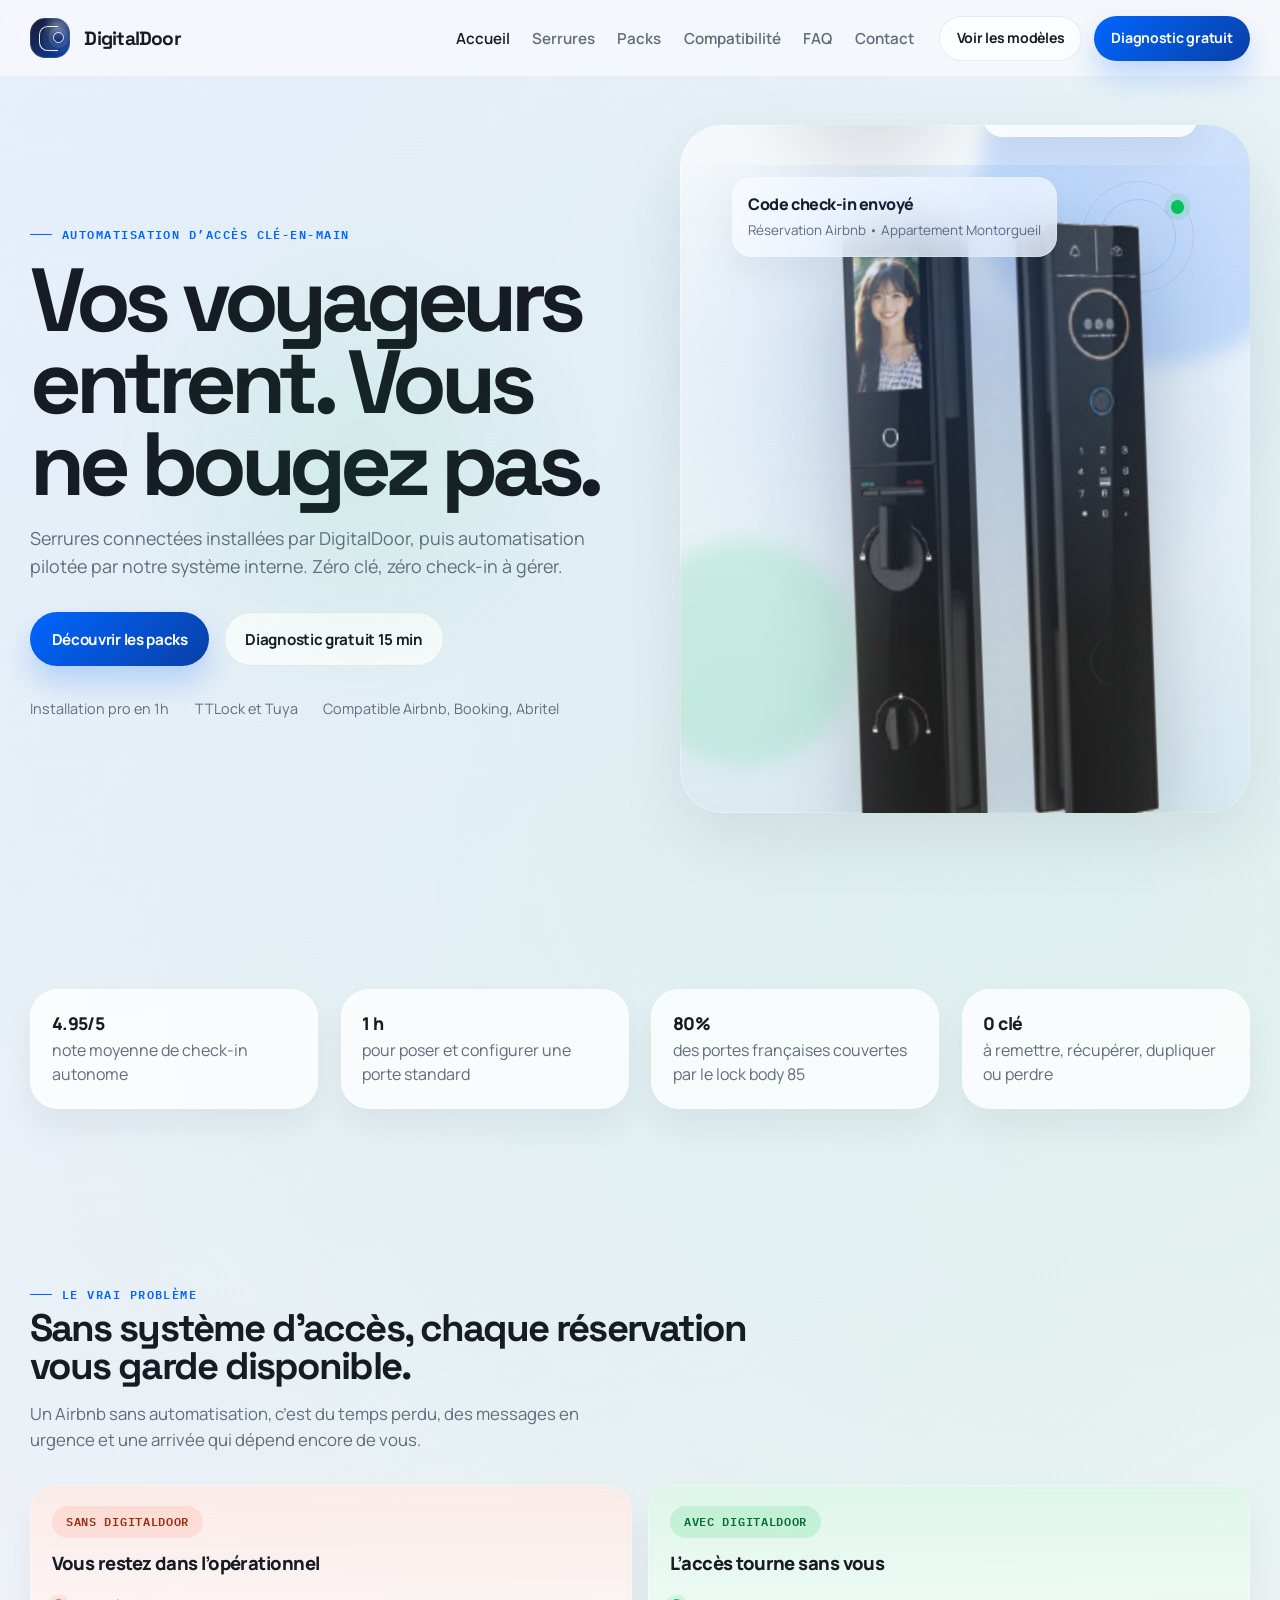
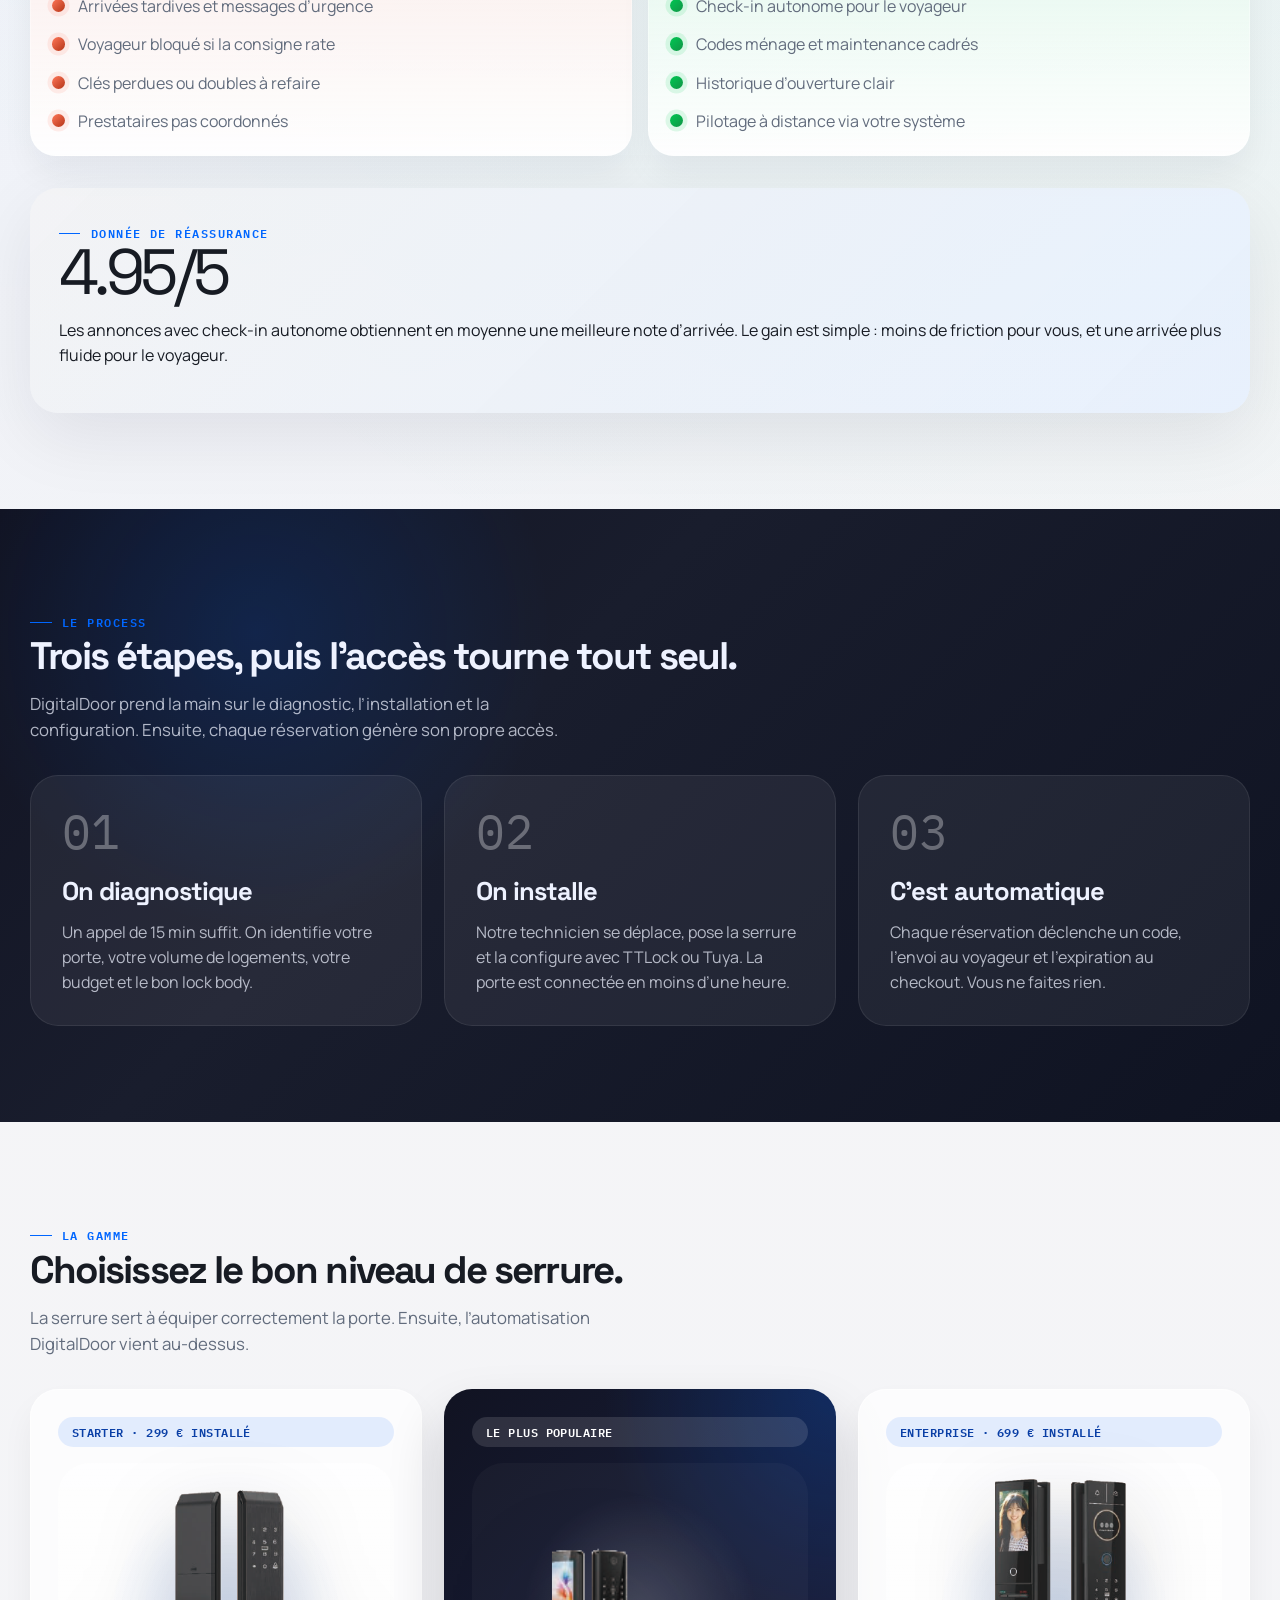
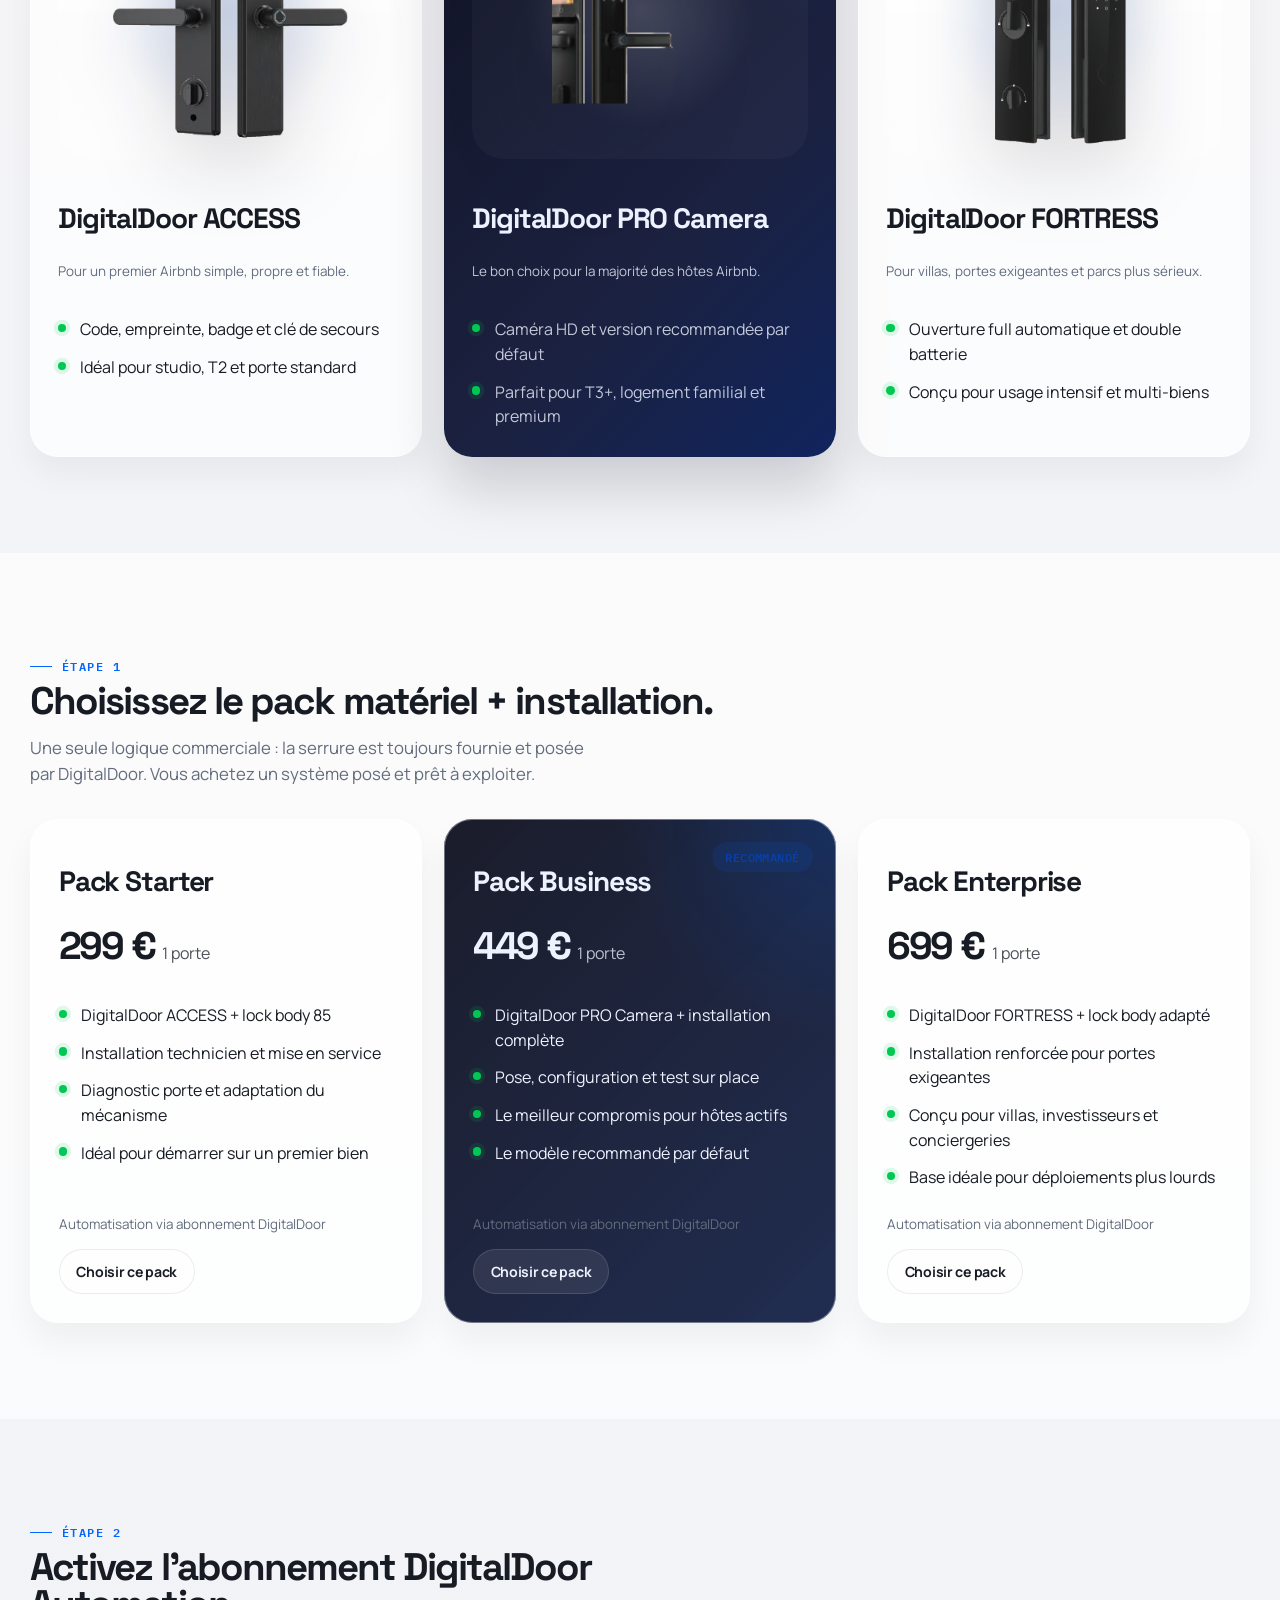
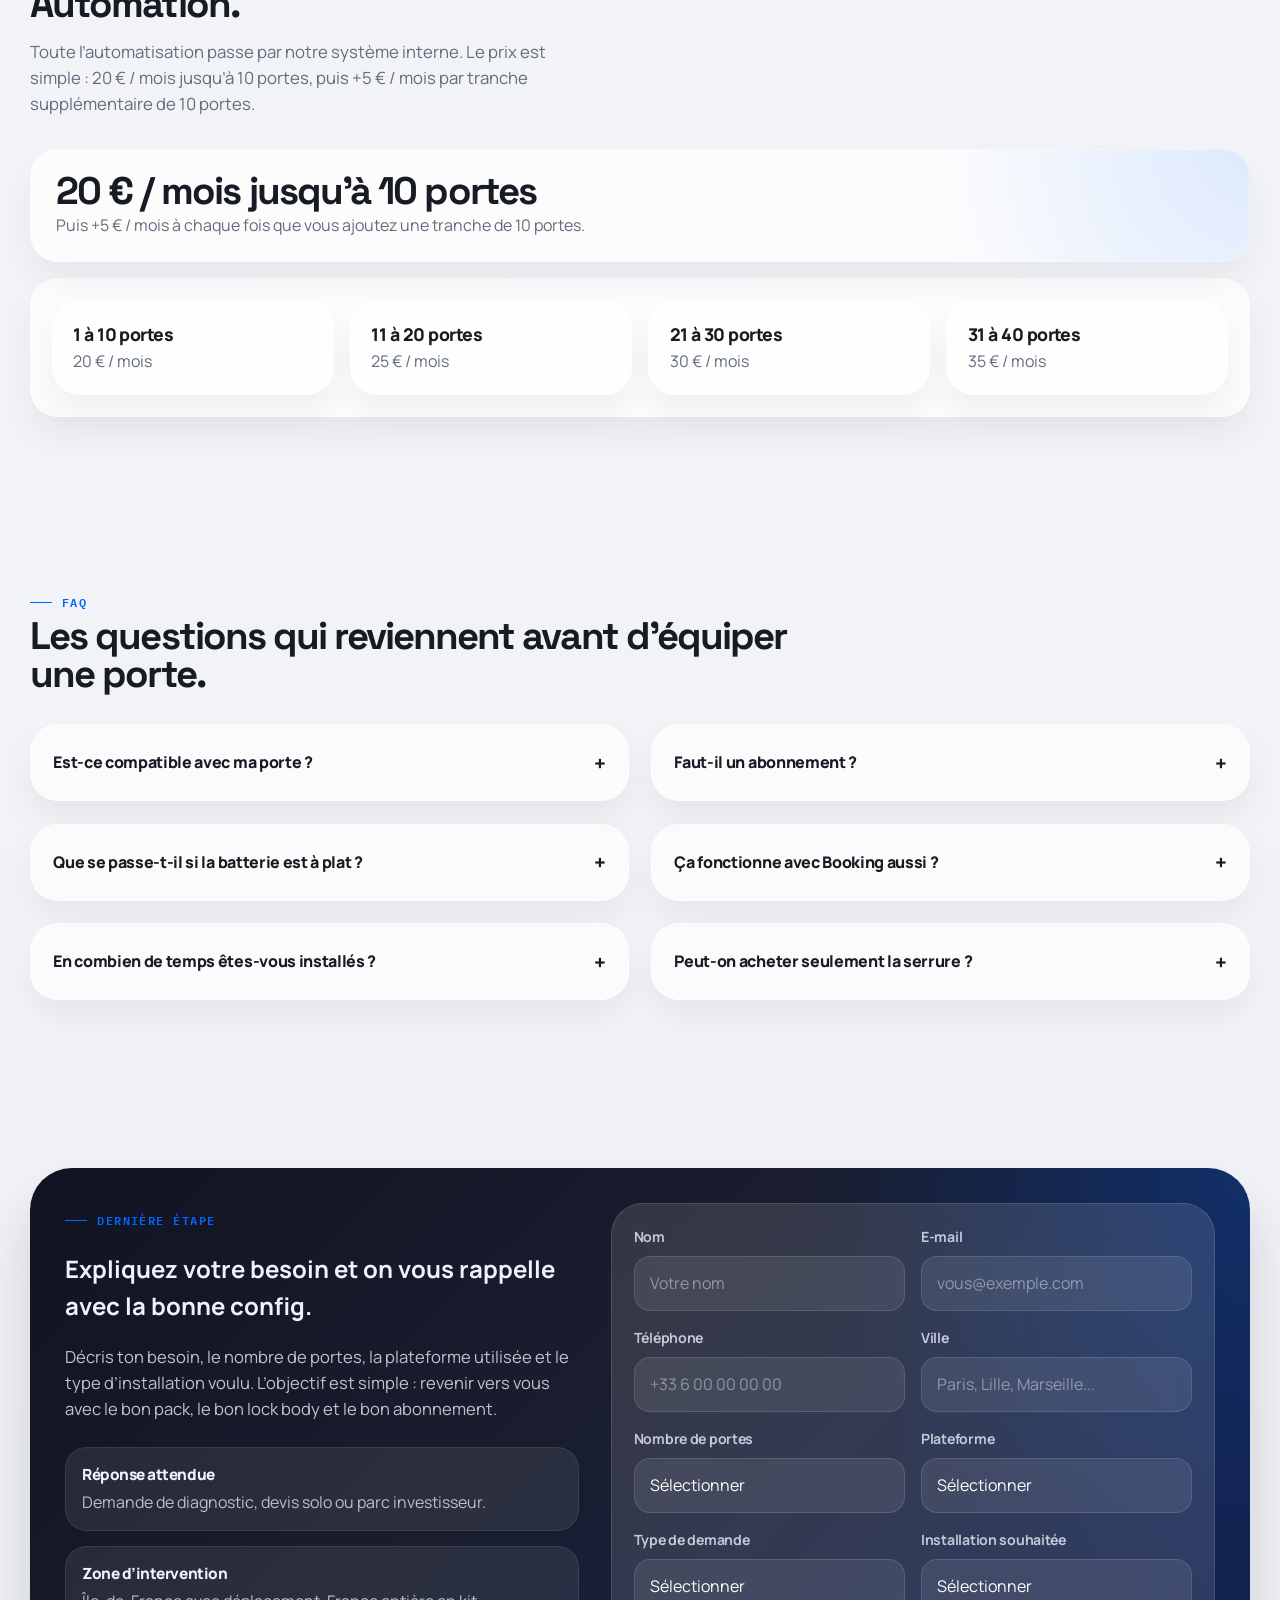
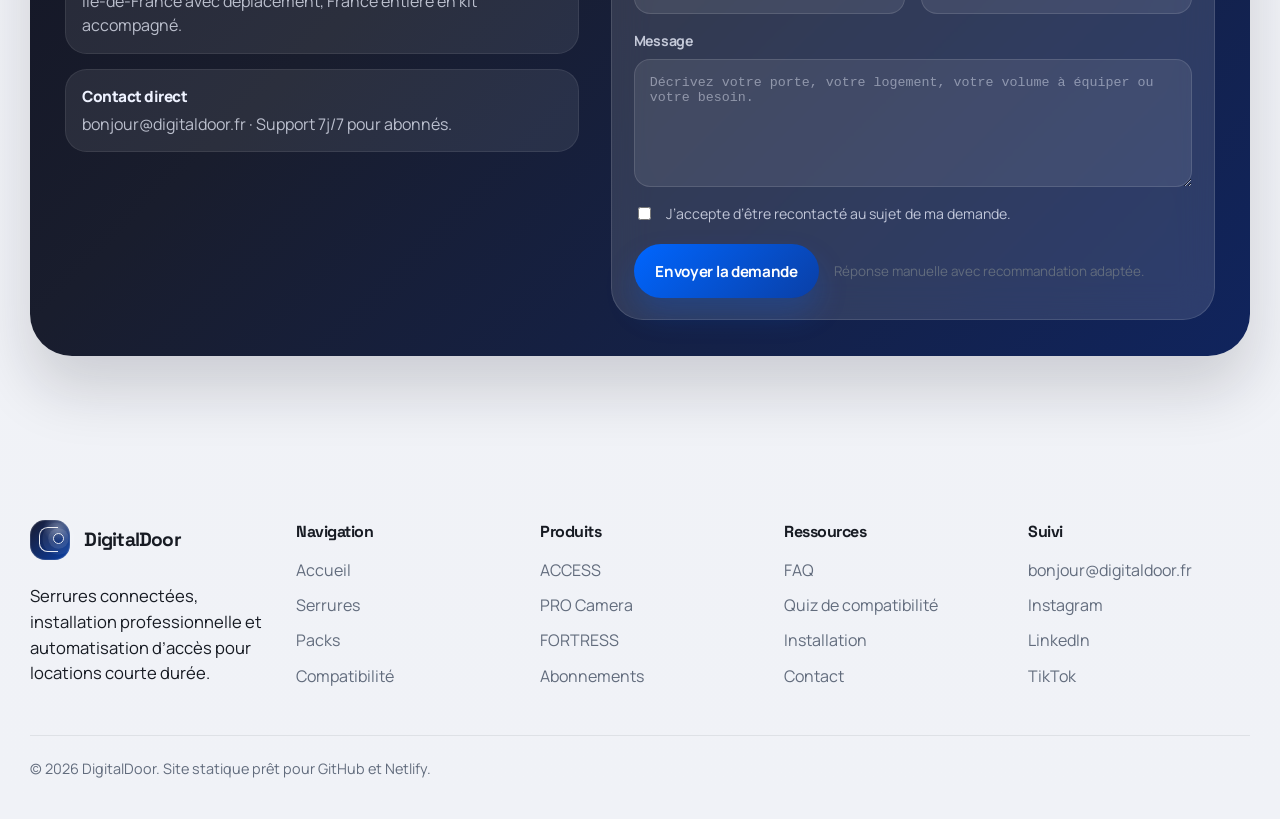
<file: index.html>
<!DOCTYPE html>
<html lang="fr">
  <head>
    <meta charset="UTF-8" />
    <meta name="viewport" content="width=device-width, initial-scale=1.0" />
    <title>DigitalDoor | Serrures connectées pour locations courte durée</title>
    <meta
      name="description"
      content="Automatisez l'accès à vos locations courte durée avec des serrures connectées installées et configurées pour Airbnb, Booking et Abritel."
    />
    <link rel="preconnect" href="https://fonts.googleapis.com" />
    <link rel="preconnect" href="https://fonts.gstatic.com" crossorigin />
    <link
      href="https://fonts.googleapis.com/css2?family=IBM+Plex+Mono:wght@400;500;600&family=Manrope:wght@400;500;600;700;800&family=Space+Grotesk:wght@500;700&display=swap"
      rel="stylesheet"
    />
    <link rel="stylesheet" href="assets/styles/styles.css" />
    <script src="assets/scripts/app.js" defer></script>
  </head>
  <body>
    <div class="page-shell">
      <header class="site-header">
        <div class="container site-header__inner">
          <a class="logo" href="index.html" aria-label="DigitalDoor">
            <span class="logo__mark" aria-hidden="true"></span>
            <span>DigitalDoor</span>
          </a>

          <button class="nav-toggle" type="button" aria-expanded="false" aria-label="Ouvrir le menu" data-nav-toggle>
            <span class="nav-toggle__line"></span>
          </button>

          <nav class="site-nav" aria-label="Navigation principale" data-nav>
            <div class="site-nav__links">
              <a href="index.html" aria-current="page">Accueil</a>
              <a href="serrures.html">Serrures</a>
              <a href="packs.html">Packs</a>
              <a href="compatibilite.html">Compatibilité</a>
              <a href="index.html#faq">FAQ</a>
              <a href="index.html#contact">Contact</a>
            </div>
            <div class="site-nav__actions">
              <a class="button button--ghost button--small" href="serrures.html">Voir les modèles</a>
              <a class="button button--primary button--small" href="compatibilite.html">Diagnostic gratuit</a>
            </div>
          </nav>
        </div>
      </header>

      <main>
        <section class="hero">
          <div class="container hero-grid">
            <div data-reveal>
              <span class="eyebrow">Automatisation d’accès clé-en-main</span>
              <h1>Vos voyageurs entrent. Vous ne bougez pas.</h1>
              <p>
                Serrures connectées installées par DigitalDoor, puis automatisation
                pilotée par notre système interne. Zéro clé, zéro check-in à gérer.
              </p>
              <div class="hero-actions">
                <a class="button button--primary" href="packs.html">Découvrir les packs</a>
                <a class="button button--ghost" href="compatibilite.html">Diagnostic gratuit 15 min</a>
              </div>
              <div class="hero-notes">
                <span>Installation pro en 1h</span>
                <span>TTLock et Tuya</span>
                <span>Compatible Airbnb, Booking, Abritel</span>
              </div>
            </div>

            <div class="hero-stage" data-reveal>
              <div class="hero-stage__grid">
                <div class="hero-orbit" aria-hidden="true"></div>
                <div class="device-stack">
                  <img
                    class="hero-device hero-device--main"
                    src="assets/images/113.png"
                    alt="DigitalDoor FORTRESS"
                  />
                  <img
                    class="hero-device hero-device--secondary"
                    src="assets/images/102.png"
                    alt="DigitalDoor ACCESS"
                  />
                </div>
                <div class="hero-chip hero-chip--arrival">
                  <strong>Code check-in envoyé</strong>
                  <span>Réservation Airbnb • Appartement Montorgueil</span>
                </div>
                <div class="hero-chip hero-chip--stat">
                  <strong>Check-in autonome actif</strong>
                  <span>Porte déverrouillée • fermeture auto dans 8 s</span>
                </div>
                <div class="hero-chip hero-chip--owner">
                  <strong>Notification propriétaire</strong>
                  <span>“Votre voyageur est arrivé”</span>
                </div>
              </div>
            </div>
          </div>
        </section>

        <section class="section section--tight">
          <div class="container data-strip">
            <div class="data-strip__item" data-reveal>
              <strong>4.95/5</strong>
              <span>note moyenne de check-in autonome</span>
            </div>
            <div class="data-strip__item" data-reveal>
              <strong>1 h</strong>
              <span>pour poser et configurer une porte standard</span>
            </div>
            <div class="data-strip__item" data-reveal>
              <strong>80%</strong>
              <span>des portes françaises couvertes par le lock body 85</span>
            </div>
            <div class="data-strip__item" data-reveal>
              <strong>0 clé</strong>
              <span>à remettre, récupérer, dupliquer ou perdre</span>
            </div>
          </div>
        </section>

        <section class="section">
          <div class="container">
            <div class="section-heading" data-reveal>
              <span class="eyebrow">Le vrai problème</span>
              <h2>Sans système d’accès, chaque réservation vous garde disponible.</h2>
              <p>
                Un Airbnb sans automatisation, c’est du temps perdu, des messages en urgence
                et une arrivée qui dépend encore de vous.
              </p>
            </div>

            <div class="access-compare">
              <article class="compare-panel compare-panel--bad" data-reveal>
                <div class="compare-panel__header">
                  <span class="compare-chip compare-chip--bad">Sans DigitalDoor</span>
                  <strong>Vous restez dans l’opérationnel</strong>
                </div>
                <ul class="compare-list compare-list--bad">
                  <li>Arrivées tardives et messages d’urgence</li>
                  <li>Voyageur bloqué si la consigne rate</li>
                  <li>Clés perdues ou doubles à refaire</li>
                  <li>Prestataires pas coordonnés</li>
                </ul>
              </article>

              <article class="compare-panel compare-panel--good" data-reveal>
                <div class="compare-panel__header">
                  <span class="compare-chip compare-chip--good">Avec DigitalDoor</span>
                  <strong>L’accès tourne sans vous</strong>
                </div>
                <ul class="compare-list compare-list--good">
                  <li>Check-in autonome pour le voyageur</li>
                  <li>Codes ménage et maintenance cadrés</li>
                  <li>Historique d’ouverture clair</li>
                  <li>Pilotage à distance via votre système</li>
                </ul>
              </article>
            </div>

            <div class="proof-card" data-reveal>
              <span class="eyebrow">Donnée de réassurance</span>
              <span class="quote-stat__number">4.95/5</span>
              <p>
                Les annonces avec check-in autonome obtiennent en moyenne une meilleure note d’arrivée.
                Le gain est simple : moins de friction pour vous, et une arrivée plus fluide pour le voyageur.
              </p>
            </div>
          </div>
        </section>

        <section class="section section--dark">
          <div class="container">
            <div class="section-heading" data-reveal>
              <span class="eyebrow">Le process</span>
              <h2>Trois étapes, puis l’accès tourne tout seul.</h2>
              <p>
                DigitalDoor prend la main sur le diagnostic, l’installation et la
                configuration. Ensuite, chaque réservation génère son propre accès.
              </p>
            </div>

            <div class="steps">
              <article class="step" data-reveal>
                <span class="step__number">01</span>
                <h3>On diagnostique</h3>
                <p>
                  Un appel de 15 min suffit. On identifie votre porte, votre volume
                  de logements, votre budget et le bon lock body.
                </p>
              </article>
              <article class="step" data-reveal>
                <span class="step__number">02</span>
                <h3>On installe</h3>
                <p>
                  Notre technicien se déplace, pose la serrure et la configure avec
                  TTLock ou Tuya. La porte est connectée en moins d’une heure.
                </p>
              </article>
              <article class="step" data-reveal>
                <span class="step__number">03</span>
                <h3>C’est automatique</h3>
                <p>
                  Chaque réservation déclenche un code, l’envoi au voyageur et
                  l’expiration au checkout. Vous ne faites rien.
                </p>
              </article>
            </div>
          </div>
        </section>

        <section class="section">
          <div class="container">
            <div class="section-heading" data-reveal>
              <span class="eyebrow">La gamme</span>
              <h2>Choisissez le bon niveau de serrure.</h2>
              <p>
                La serrure sert à équiper correctement la porte. Ensuite, l’automatisation
                DigitalDoor vient au-dessus.
              </p>
            </div>

            <div class="lock-grid">
              <article class="lock-card" data-reveal>
                <span class="pill">Starter · 299 € installé</span>
                <div class="lock-image">
                  <img src="assets/images/102.png" alt="DigitalDoor ACCESS" />
                </div>
                <h3>DigitalDoor ACCESS</h3>
                <p class="meta-text">Pour un premier Airbnb simple, propre et fiable.</p>
                <ul class="feature-list">
                  <li>Code, empreinte, badge et clé de secours</li>
                  <li>Idéal pour studio, T2 et porte standard</li>
                </ul>
              </article>

              <article class="lock-card lock-card--featured" data-reveal>
                <span class="pill">Le plus populaire</span>
                <div class="lock-image lock-image--featured">
                  <img src="assets/images/104-camera.png" alt="DigitalDoor PRO Camera" />
                </div>
                <h3>DigitalDoor PRO Camera</h3>
                <p class="meta-text">Le bon choix pour la majorité des hôtes Airbnb.</p>
                <ul class="feature-list">
                  <li>Caméra HD et version recommandée par défaut</li>
                  <li>Parfait pour T3+, logement familial et premium</li>
                </ul>
              </article>

              <article class="lock-card" data-reveal>
                <span class="pill">Enterprise · 699 € installé</span>
                <div class="lock-image">
                  <img src="assets/images/113.png" alt="DigitalDoor FORTRESS" />
                </div>
                <h3>DigitalDoor FORTRESS</h3>
                <p class="meta-text">Pour villas, portes exigeantes et parcs plus sérieux.</p>
                <ul class="feature-list">
                  <li>Ouverture full automatique et double batterie</li>
                  <li>Conçu pour usage intensif et multi-biens</li>
                </ul>
              </article>
            </div>
          </div>
        </section>

        <section class="section section--light" id="packs">
          <div class="container">
            <div class="section-heading" data-reveal>
              <span class="eyebrow">Étape 1</span>
              <h2>Choisissez le pack matériel + installation.</h2>
              <p>
                Une seule logique commerciale : la serrure est toujours fournie et
                posée par DigitalDoor. Vous achetez un système posé et prêt à exploiter.
              </p>
            </div>

            <div class="pricing-grid">
              <article class="pricing-card" data-reveal>
                <h3>Pack Starter</h3>
                <div class="price-line">
                  <strong>299 €</strong>
                  <span>1 porte</span>
                </div>
                <ul class="pack-list">
                  <li>DigitalDoor ACCESS + lock body 85</li>
                  <li>Installation technicien et mise en service</li>
                  <li>Diagnostic porte et adaptation du mécanisme</li>
                  <li>Idéal pour démarrer sur un premier bien</li>
                </ul>
                <div class="pricing-footer">
                  <span class="lock-meta">Automatisation via abonnement DigitalDoor</span>
                  <a class="button button--ghost button--small" href="packs.html#starter">Choisir ce pack</a>
                </div>
              </article>

              <article class="pricing-card pricing-card--featured" data-reveal>
                <span class="pricing-card__badge pill">Recommandé</span>
                <h3>Pack Business</h3>
                <div class="price-line">
                  <strong>449 €</strong>
                  <span>1 porte</span>
                </div>
                <ul class="pack-list">
                  <li>DigitalDoor PRO Camera + installation complète</li>
                  <li>Pose, configuration et test sur place</li>
                  <li>Le meilleur compromis pour hôtes actifs</li>
                  <li>Le modèle recommandé par défaut</li>
                </ul>
                <div class="pricing-footer">
                  <span class="lock-meta">Automatisation via abonnement DigitalDoor</span>
                  <a class="button button--dark-ghost button--small" href="packs.html#business">Choisir ce pack</a>
                </div>
              </article>

              <article class="pricing-card" data-reveal>
                <h3>Pack Enterprise</h3>
                <div class="price-line">
                  <strong>699 €</strong>
                  <span>1 porte</span>
                </div>
                <ul class="pack-list">
                  <li>DigitalDoor FORTRESS + lock body adapté</li>
                  <li>Installation renforcée pour portes exigeantes</li>
                  <li>Conçu pour villas, investisseurs et conciergeries</li>
                  <li>Base idéale pour déploiements plus lourds</li>
                </ul>
                <div class="pricing-footer">
                  <span class="lock-meta">Automatisation via abonnement DigitalDoor</span>
                  <a class="button button--ghost button--small" href="packs.html#enterprise">Choisir ce pack</a>
                </div>
              </article>
            </div>
          </div>
        </section>

        <section class="section">
          <div class="container">
            <div class="section-heading" data-reveal>
              <span class="eyebrow">Étape 2</span>
              <h2>Activez l’abonnement DigitalDoor Automation.</h2>
              <p>
                Toute l’automatisation passe par notre système interne. Le prix est simple :
                20 € / mois jusqu’à 10 portes, puis +5 € / mois par tranche supplémentaire de 10 portes.
              </p>
            </div>

            <div class="subscription-rule" data-reveal>
              <strong>20 € / mois jusqu’à 10 portes</strong>
              <span>Puis +5 € / mois à chaque fois que vous ajoutez une tranche de 10 portes.</span>
            </div>

            <div class="pricing-note">
              <div class="product-panel" data-reveal>
                <strong>1 à 10 portes</strong>
                <span>20 € / mois</span>
              </div>
              <div class="product-panel" data-reveal>
                <strong>11 à 20 portes</strong>
                <span>25 € / mois</span>
              </div>
              <div class="product-panel" data-reveal>
                <strong>21 à 30 portes</strong>
                <span>30 € / mois</span>
              </div>
              <div class="product-panel" data-reveal>
                <strong>31 à 40 portes</strong>
                <span>35 € / mois</span>
              </div>
            </div>
          </div>
        </section>

        <section class="section section--tight" id="faq">
          <div class="container">
            <div class="section-heading" data-reveal>
              <span class="eyebrow">FAQ</span>
              <h2>Les questions qui reviennent avant d’équiper une porte.</h2>
            </div>

            <div class="faq-grid">
              <article class="faq-item" data-faq-item data-reveal>
                <button class="faq-button" type="button" aria-expanded="false" data-faq-button>
                  <span>Est-ce compatible avec ma porte ?</span>
                  <span>+</span>
                </button>
                <div class="faq-panel" data-faq-panel>
                  <div class="faq-panel__inner">
                    Oui dans beaucoup de cas. Le lock body 85 couvre la majorité des
                    portes d’appartement françaises, et les séries 72, 6068 ou 50 prennent
                    le relais pour les autres configurations.
                  </div>
                </div>
              </article>

              <article class="faq-item" data-faq-item data-reveal>
                <button class="faq-button" type="button" aria-expanded="false" data-faq-button>
                  <span>Faut-il un abonnement ?</span>
                  <span>+</span>
                </button>
                <div class="faq-panel" data-faq-panel>
                  <div class="faq-panel__inner">
                    Oui pour l’automatisation. Le pack couvre la serrure et l’installation.
                    L’abonnement DigitalDoor active ensuite les codes voyageurs, les accès
                    prestataires et le pilotage à distance.
                  </div>
                </div>
              </article>

              <article class="faq-item" data-faq-item data-reveal>
                <button class="faq-button" type="button" aria-expanded="false" data-faq-button>
                  <span>Que se passe-t-il si la batterie est à plat ?</span>
                  <span>+</span>
                </button>
                <div class="faq-panel" data-faq-panel>
                  <div class="faq-panel__inner">
                    Des alertes remontent avant ce point. En secours, les modèles gardent
                    une alimentation USB d’appoint et une clé physique.
                  </div>
                </div>
              </article>

              <article class="faq-item" data-faq-item data-reveal>
                <button class="faq-button" type="button" aria-expanded="false" data-faq-button>
                  <span>Ça fonctionne avec Booking aussi ?</span>
                  <span>+</span>
                </button>
                <div class="faq-panel" data-faq-panel>
                  <div class="faq-panel__inner">
                    Oui. Le brief prévoit Airbnb, Booking, Abritel et plusieurs PMS comme
                    Hospitable, Guesty, Lodgify, Beds24, Hostaway et Smoobu.
                  </div>
                </div>
              </article>

              <article class="faq-item" data-faq-item data-reveal>
                <button class="faq-button" type="button" aria-expanded="false" data-faq-button>
                  <span>En combien de temps êtes-vous installés ?</span>
                  <span>+</span>
                </button>
                <div class="faq-panel" data-faq-panel>
                  <div class="faq-panel__inner">
                    Une porte standard se pose et se configure en environ 1 heure après
                    validation du diagnostic et choix du bon mécanisme.
                  </div>
                </div>
              </article>

              <article class="faq-item" data-faq-item data-reveal>
                <button class="faq-button" type="button" aria-expanded="false" data-faq-button>
                  <span>Peut-on acheter seulement la serrure ?</span>
                  <span>+</span>
                </button>
                <div class="faq-panel" data-faq-panel>
                  <div class="faq-panel__inner">
                    Non. DigitalDoor fournit et installe toujours le matériel. C’est ce qui
                    permet de garantir la compatibilité, la pose propre et le bon fonctionnement
                    du système d’automatisation.
                  </div>
                </div>
              </article>
            </div>
          </div>
        </section>

        <section class="section" id="contact">
          <div class="container">
            <div class="contact-shell" data-reveal>
              <div class="contact-shell__intro">
                <span class="eyebrow">Dernière étape</span>
                <h2>Expliquez votre besoin et on vous rappelle avec la bonne config.</h2>
                <p class="lede">
                  Décris ton besoin, le nombre de portes, la plateforme utilisée et
                  le type d’installation voulu. L’objectif est simple : revenir vers vous
                  avec le bon pack, le bon lock body et le bon abonnement.
                </p>
                <div class="contact-points">
                  <div class="contact-point">
                    <strong>Réponse attendue</strong>
                    <span>Demande de diagnostic, devis solo ou parc investisseur.</span>
                  </div>
                  <div class="contact-point">
                    <strong>Zone d’intervention</strong>
                    <span>Île-de-France avec déplacement, France entière en kit accompagné.</span>
                  </div>
                  <div class="contact-point">
                    <strong>Contact direct</strong>
                    <span>bonjour@digitaldoor.fr · Support 7j/7 pour abonnés.</span>
                  </div>
                </div>
              </div>

              <form
                class="contact-form"
                name="contact"
                method="POST"
                data-netlify="true"
                netlify-honeypot="bot-field"
                action="merci.html"
              >
                <input type="hidden" name="form-name" value="contact" />
                <p hidden>
                  <label>
                    Ne pas remplir ce champ
                    <input name="bot-field" />
                  </label>
                </p>

                <div class="field-grid field-grid--two">
                  <label class="form-field">
                    <span>Nom</span>
                    <input type="text" name="nom" placeholder="Votre nom" required />
                  </label>
                  <label class="form-field">
                    <span>E-mail</span>
                    <input type="email" name="email" placeholder="vous@exemple.com" required />
                  </label>
                </div>

                <div class="field-grid field-grid--two">
                  <label class="form-field">
                    <span>Téléphone</span>
                    <input type="tel" name="telephone" placeholder="+33 6 00 00 00 00" />
                  </label>
                  <label class="form-field">
                    <span>Ville</span>
                    <input type="text" name="ville" placeholder="Paris, Lille, Marseille..." />
                  </label>
                </div>

                <div class="field-grid field-grid--two">
                  <label class="form-field">
                    <span>Nombre de portes</span>
                    <select name="portes" required>
                      <option value="">Sélectionner</option>
                      <option>1 porte</option>
                      <option>2 à 5 portes</option>
                      <option>6 à 10 portes</option>
                      <option>11+ portes</option>
                    </select>
                  </label>
                  <label class="form-field">
                    <span>Plateforme</span>
                    <select name="plateforme" required>
                      <option value="">Sélectionner</option>
                      <option>Airbnb</option>
                      <option>Booking</option>
                      <option>Abritel / VRBO</option>
                      <option>Plusieurs plateformes</option>
                      <option>Autre</option>
                    </select>
                  </label>
                </div>

                <div class="field-grid field-grid--two">
                  <label class="form-field">
                    <span>Type de demande</span>
                    <select name="demande" required>
                      <option value="">Sélectionner</option>
                      <option>Diagnostic gratuit</option>
                      <option>Devis 1 porte</option>
                      <option>Devis multi-biens</option>
                      <option>Question technique</option>
                    </select>
                  </label>
                  <label class="form-field">
                    <span>Installation souhaitée</span>
                    <select name="installation" required>
                      <option value="">Sélectionner</option>
                      <option>Installation 1 porte</option>
                      <option>Déploiement multi-portes</option>
                      <option>À déterminer</option>
                    </select>
                  </label>
                </div>

                <label class="form-field">
                  <span>Message</span>
                  <textarea
                    name="message"
                    rows="6"
                    placeholder="Décrivez votre porte, votre logement, votre volume à équiper ou votre besoin."
                    required
                  ></textarea>
                </label>

                <label class="form-check">
                  <input type="checkbox" name="consentement" required />
                  <span>J’accepte d’être recontacté au sujet de ma demande.</span>
                </label>

                <div class="contact-form__actions">
                  <button class="button button--primary" type="submit">Envoyer la demande</button>
                  <span class="meta-text">Réponse manuelle avec recommandation adaptée.</span>
                </div>
              </form>
            </div>
          </div>
        </section>
      </main>

      <footer class="footer">
        <div class="container">
          <div class="footer-grid">
            <div>
              <a class="logo" href="index.html">
                <span class="logo__mark" aria-hidden="true"></span>
                <span>DigitalDoor</span>
              </a>
              <p class="lede">
                Serrures connectées, installation professionnelle et automatisation
                d’accès pour locations courte durée.
              </p>
            </div>
            <div>
              <h4>Navigation</h4>
              <ul>
                <li><a href="index.html">Accueil</a></li>
                <li><a href="serrures.html">Serrures</a></li>
                <li><a href="packs.html">Packs</a></li>
                <li><a href="compatibilite.html">Compatibilité</a></li>
              </ul>
            </div>
            <div>
              <h4>Produits</h4>
              <ul>
                <li><a href="serrures.html#access">ACCESS</a></li>
                <li><a href="serrures.html#pro">PRO Camera</a></li>
                <li><a href="serrures.html#fortress">FORTRESS</a></li>
                <li><a href="packs.html#subscriptions">Abonnements</a></li>
              </ul>
            </div>
            <div>
              <h4>Ressources</h4>
              <ul>
                <li><a href="index.html#faq">FAQ</a></li>
                <li><a href="compatibilite.html">Quiz de compatibilité</a></li>
                <li><a href="packs.html#installation">Installation</a></li>
                <li><a href="mailto:bonjour@digitaldoor.fr">Contact</a></li>
              </ul>
            </div>
            <div>
              <h4>Suivi</h4>
              <ul>
                <li><a href="mailto:bonjour@digitaldoor.fr">bonjour@digitaldoor.fr</a></li>
                <li><a href="https://instagram.com" target="_blank" rel="noreferrer">Instagram</a></li>
                <li><a href="https://linkedin.com" target="_blank" rel="noreferrer">LinkedIn</a></li>
                <li><a href="https://tiktok.com" target="_blank" rel="noreferrer">TikTok</a></li>
              </ul>
            </div>
          </div>
          <div class="footer-meta">
            © <span id="year"></span> DigitalDoor. Site statique prêt pour GitHub et Netlify.
          </div>
        </div>
      </footer>
    </div>
  </body>
</html>
</file>
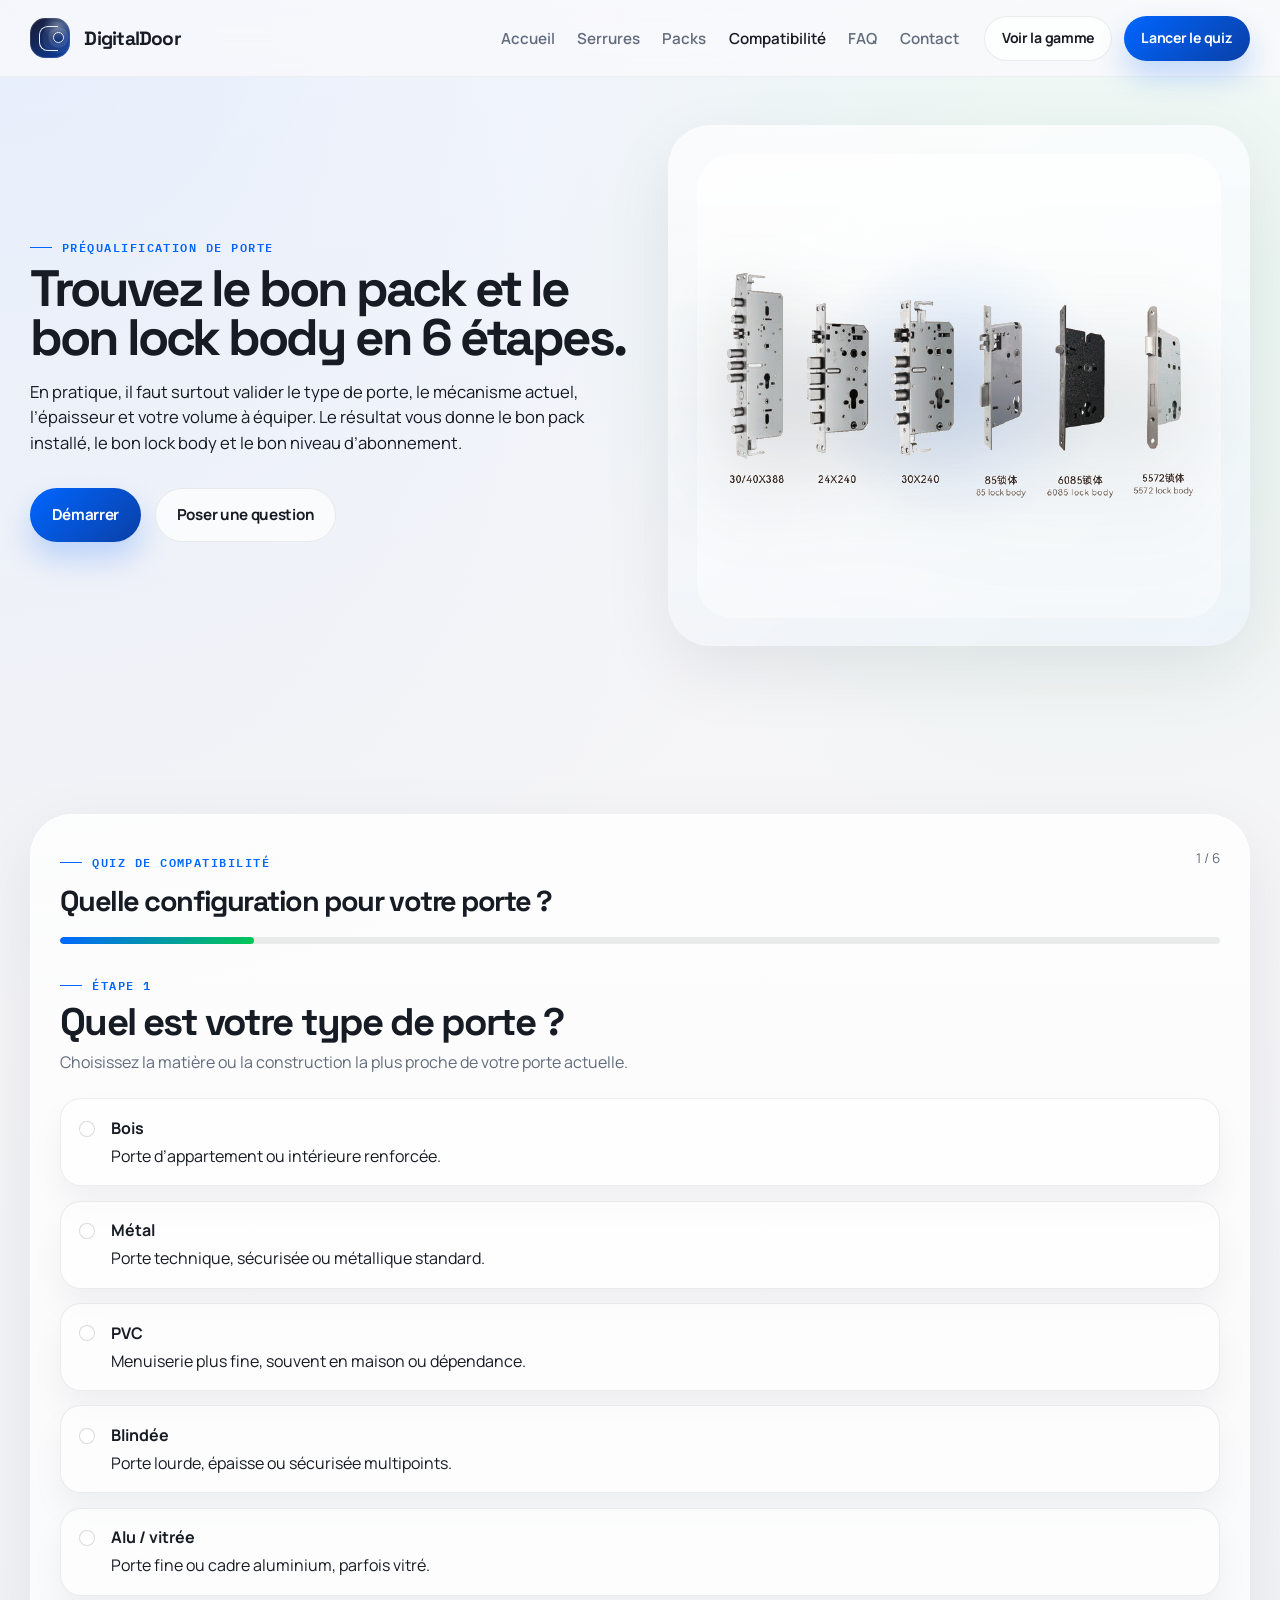
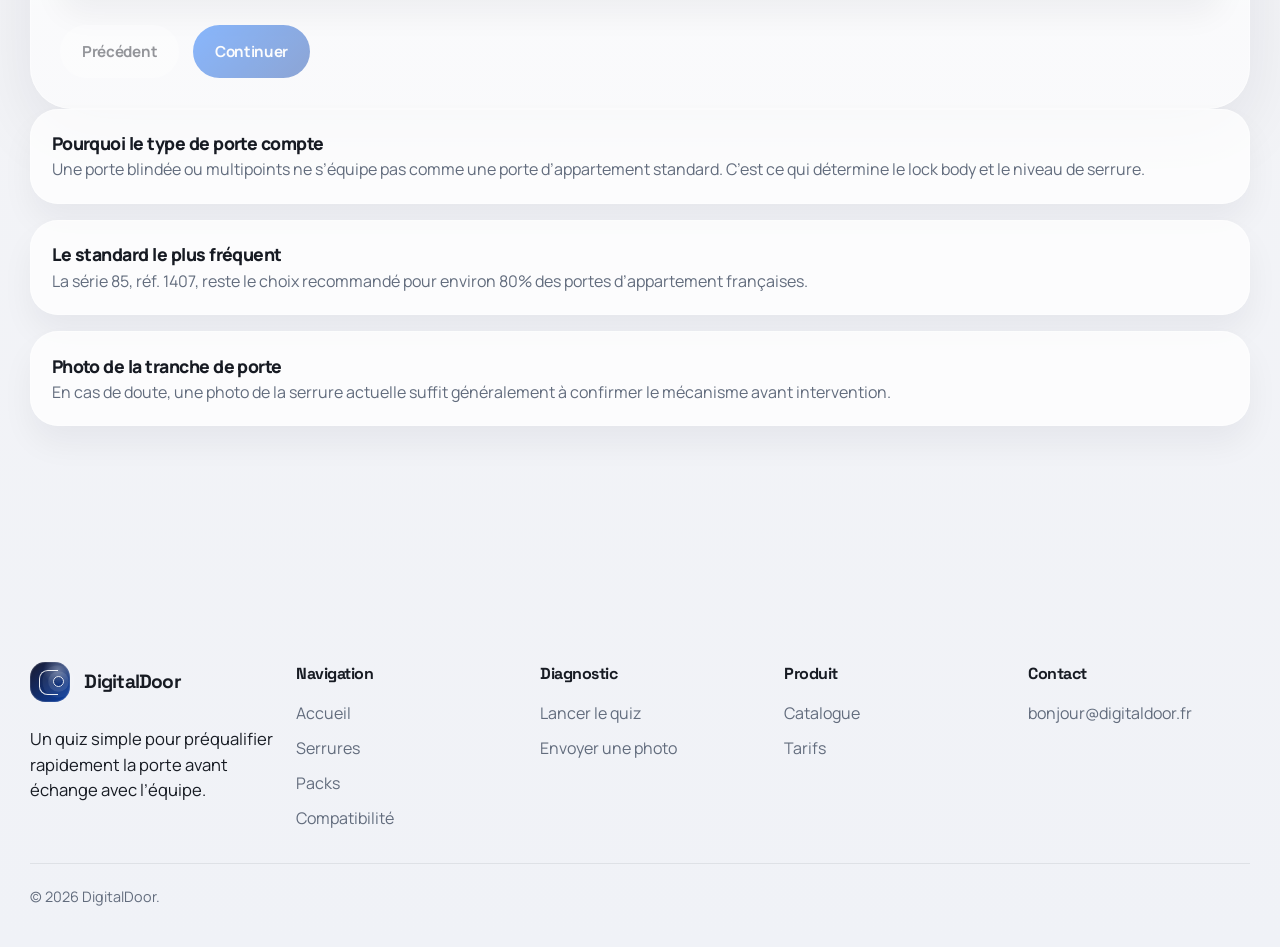
<file: compatibilite.html>
<!DOCTYPE html>
<html lang="fr">
  <head>
    <meta charset="UTF-8" />
    <meta name="viewport" content="width=device-width, initial-scale=1.0" />
    <title>DigitalDoor | Quiz de compatibilité</title>
    <meta
      name="description"
      content="Vérifiez la compatibilité de votre porte et obtenez une recommandation DigitalDoor avec pack et lock body adaptés."
    />
    <link rel="preconnect" href="https://fonts.googleapis.com" />
    <link rel="preconnect" href="https://fonts.gstatic.com" crossorigin />
    <link
      href="https://fonts.googleapis.com/css2?family=IBM+Plex+Mono:wght@400;500;600&family=Manrope:wght@400;500;600;700;800&family=Space+Grotesk:wght@500;700&display=swap"
      rel="stylesheet"
    />
    <link rel="stylesheet" href="assets/styles/styles.css" />
    <script src="assets/scripts/app.js" defer></script>
  </head>
  <body>
    <div class="page-shell">
      <header class="site-header">
        <div class="container site-header__inner">
          <a class="logo" href="index.html" aria-label="DigitalDoor">
            <span class="logo__mark" aria-hidden="true"></span>
            <span>DigitalDoor</span>
          </a>
          <button class="nav-toggle" type="button" aria-expanded="false" aria-label="Ouvrir le menu" data-nav-toggle>
            <span class="nav-toggle__line"></span>
          </button>
          <nav class="site-nav" aria-label="Navigation principale" data-nav>
            <div class="site-nav__links">
              <a href="index.html">Accueil</a>
              <a href="serrures.html">Serrures</a>
              <a href="packs.html">Packs</a>
              <a href="compatibilite.html" aria-current="page">Compatibilité</a>
              <a href="index.html#faq">FAQ</a>
              <a href="index.html#contact">Contact</a>
            </div>
            <div class="site-nav__actions">
              <a class="button button--ghost button--small" href="serrures.html">Voir la gamme</a>
              <a class="button button--primary button--small" href="#quiz">Lancer le quiz</a>
            </div>
          </nav>
        </div>
      </header>

      <main>
        <section class="page-hero">
          <div class="container page-hero__grid">
            <div data-reveal>
              <span class="eyebrow">Préqualification de porte</span>
              <h1>Trouvez le bon pack et le bon lock body en 6 étapes.</h1>
              <p class="lede">
                En pratique, il faut surtout valider le type de porte, le mécanisme actuel,
                l’épaisseur et votre volume à équiper. Le résultat vous donne le bon pack
                installé, le bon lock body et le bon niveau d’abonnement.
              </p>
              <div class="cluster">
                <a class="button button--primary" href="#quiz">Démarrer</a>
                <a class="button button--ghost" href="mailto:bonjour@digitaldoor.fr">Poser une question</a>
              </div>
            </div>

            <div class="panel-stage" data-reveal>
              <div class="panel-stage__visual">
                <img src="assets/images/Optional lock body.png" alt="Lock bodies DigitalDoor" />
              </div>
            </div>
          </div>
        </section>

        <section class="section" id="quiz">
          <div class="container" data-compatibility-quiz>
            <div class="quiz-layout">
              <div class="quiz-shell" data-reveal>
                <div class="quiz-progress">
                  <div class="quiz-progress__row">
                    <div>
                      <span class="eyebrow">Quiz de compatibilité</span>
                      <h2 style="margin: 0.45rem 0 0; font-family: 'Space Grotesk', sans-serif; font-size: 1.8rem; letter-spacing: -0.05em;">
                        Quelle configuration pour votre porte ?
                      </h2>
                    </div>
                    <div class="meta-text"><span data-quiz-current>1</span> / <span data-quiz-total>6</span></div>
                  </div>
                  <div class="quiz-progress__bar">
                    <div class="quiz-progress__fill" data-quiz-fill style="width: 16.666%;"></div>
                  </div>
                </div>

                <div data-step data-field="doorType">
                  <div class="quiz-step is-active">
                    <span class="eyebrow">Étape 1</span>
                    <h2>Quel est votre type de porte ?</h2>
                    <p>Choisissez la matière ou la construction la plus proche de votre porte actuelle.</p>
                    <div class="quiz-options">
                      <label class="quiz-option">
                        <input type="radio" name="doorType" value="bois" />
                        <span class="quiz-option__body">
                          <span class="quiz-option__dot"></span>
                          <span><strong>Bois</strong><span>Porte d’appartement ou intérieure renforcée.</span></span>
                        </span>
                      </label>
                      <label class="quiz-option">
                        <input type="radio" name="doorType" value="metal" />
                        <span class="quiz-option__body">
                          <span class="quiz-option__dot"></span>
                          <span><strong>Métal</strong><span>Porte technique, sécurisée ou métallique standard.</span></span>
                        </span>
                      </label>
                      <label class="quiz-option">
                        <input type="radio" name="doorType" value="pvc" />
                        <span class="quiz-option__body">
                          <span class="quiz-option__dot"></span>
                          <span><strong>PVC</strong><span>Menuiserie plus fine, souvent en maison ou dépendance.</span></span>
                        </span>
                      </label>
                      <label class="quiz-option">
                        <input type="radio" name="doorType" value="blindee" />
                        <span class="quiz-option__body">
                          <span class="quiz-option__dot"></span>
                          <span><strong>Blindée</strong><span>Porte lourde, épaisse ou sécurisée multipoints.</span></span>
                        </span>
                      </label>
                      <label class="quiz-option">
                        <input type="radio" name="doorType" value="alu-vitree" />
                        <span class="quiz-option__body">
                          <span class="quiz-option__dot"></span>
                          <span><strong>Alu / vitrée</strong><span>Porte fine ou cadre aluminium, parfois vitré.</span></span>
                        </span>
                      </label>
                    </div>
                  </div>
                </div>

                <div data-step data-field="lockType">
                  <div class="quiz-step">
                    <span class="eyebrow">Étape 2</span>
                    <h2>Quel type de serrure avez-vous aujourd’hui ?</h2>
                    <p>C’est ce qui permet d’orienter le mécanisme interne sans partir à l’aveugle.</p>
                    <div class="quiz-options">
                      <label class="quiz-option">
                        <input type="radio" name="lockType" value="europeen" />
                        <span class="quiz-option__body">
                          <span class="quiz-option__dot"></span>
                          <span><strong>Cylindre européen</strong><span>Le cas le plus fréquent sur appartement standard.</span></span>
                        </span>
                      </label>
                      <label class="quiz-option">
                        <input type="radio" name="lockType" value="verrou" />
                        <span class="quiz-option__body">
                          <span class="quiz-option__dot"></span>
                          <span><strong>Verrou simple</strong><span>Configuration ancienne ou plus légère.</span></span>
                        </span>
                      </label>
                      <label class="quiz-option">
                        <input type="radio" name="lockType" value="multipoints" />
                        <span class="quiz-option__body">
                          <span class="quiz-option__dot"></span>
                          <span><strong>Multipoints 3 ou 5 points</strong><span>Cas fréquent sur porte blindée ou renforcée.</span></span>
                        </span>
                      </label>
                      <label class="quiz-option">
                        <input type="radio" name="lockType" value="unknown" />
                        <span class="quiz-option__body">
                          <span class="quiz-option__dot"></span>
                          <span><strong>Je ne sais pas</strong><span>Le technicien confirmera au diagnostic.</span></span>
                        </span>
                      </label>
                    </div>
                  </div>
                </div>

                <div data-step data-field="thickness">
                  <div class="quiz-step">
                    <span class="eyebrow">Étape 3</span>
                    <h2>Quelle est l’épaisseur de la porte ?</h2>
                    <p>Indiquez une mesure approximative. Elle sert à évaluer le kit et le lock body adaptés.</p>
                    <div class="range-block">
                      <input data-range-input type="range" min="35" max="120" step="1" value="45" />
                      <div class="range-display"><span data-range-value>45</span><span style="font-size: 1.2rem;">mm</span></div>
                    </div>
                  </div>
                </div>

                <div data-step data-field="wifi">
                  <div class="quiz-step">
                    <span class="eyebrow">Étape 4</span>
                    <h2>Y a-t-il du Wi-Fi à proximité ?</h2>
                    <p>Le Wi-Fi n’est pas toujours obligatoire, mais il change la qualité du pilotage à distance.</p>
                    <div class="quiz-options">
                      <label class="quiz-option">
                        <input type="radio" name="wifi" value="yes" />
                        <span class="quiz-option__body">
                          <span class="quiz-option__dot"></span>
                          <span><strong>Oui</strong><span>Réseau disponible à portée de la porte.</span></span>
                        </span>
                      </label>
                      <label class="quiz-option">
                        <input type="radio" name="wifi" value="no" />
                        <span class="quiz-option__body">
                          <span class="quiz-option__dot"></span>
                          <span><strong>Non</strong><span>Pas de Wi-Fi stable à proximité immédiate.</span></span>
                        </span>
                      </label>
                      <label class="quiz-option">
                        <input type="radio" name="wifi" value="unknown" />
                        <span class="quiz-option__body">
                          <span class="quiz-option__dot"></span>
                          <span><strong>Je ne sais pas</strong><span>À vérifier pendant le diagnostic ou sur site.</span></span>
                        </span>
                      </label>
                    </div>
                  </div>
                </div>

                <div data-step data-field="doors">
                  <div class="quiz-step">
                    <span class="eyebrow">Étape 5</span>
                    <h2>Combien de portes voulez-vous équiper ?</h2>
                    <p>Le volume change la logique de pack, de support et de déploiement.</p>
                    <div class="quiz-options">
                      <label class="quiz-option">
                        <input type="radio" name="doors" value="1" />
                        <span class="quiz-option__body">
                          <span class="quiz-option__dot"></span>
                          <span><strong>1 porte</strong><span>Un bien unique ou un premier test.</span></span>
                        </span>
                      </label>
                      <label class="quiz-option">
                        <input type="radio" name="doors" value="2-5" />
                        <span class="quiz-option__body">
                          <span class="quiz-option__dot"></span>
                          <span><strong>2 à 5 portes</strong><span>Petit parc ou premiers investissements.</span></span>
                        </span>
                      </label>
                      <label class="quiz-option">
                        <input type="radio" name="doors" value="6-10" />
                        <span class="quiz-option__body">
                          <span class="quiz-option__dot"></span>
                          <span><strong>6 à 10 portes</strong><span>Besoin plus structuré, logique investisseur.</span></span>
                        </span>
                      </label>
                      <label class="quiz-option">
                        <input type="radio" name="doors" value="11+" />
                        <span class="quiz-option__body">
                          <span class="quiz-option__dot"></span>
                          <span><strong>11+ portes</strong><span>Déploiement dédié, devis et planning spécifiques.</span></span>
                        </span>
                      </label>
                    </div>
                  </div>
                </div>

                <div data-step data-field="platforms">
                  <div class="quiz-step">
                    <span class="eyebrow">Étape 6</span>
                    <h2>Quelle plateforme utilisez-vous ?</h2>
                    <p>Plus l’exploitation est multicanale, plus il faut cadrer l’automatisation en amont.</p>
                    <div class="quiz-options">
                      <label class="quiz-option">
                        <input type="radio" name="platforms" value="airbnb" />
                        <span class="quiz-option__body">
                          <span class="quiz-option__dot"></span>
                          <span><strong>Airbnb</strong><span>Le cas le plus simple pour démarrer.</span></span>
                        </span>
                      </label>
                      <label class="quiz-option">
                        <input type="radio" name="platforms" value="booking" />
                        <span class="quiz-option__body">
                          <span class="quiz-option__dot"></span>
                          <span><strong>Booking</strong><span>Exploitation mono-canal hors Airbnb.</span></span>
                        </span>
                      </label>
                      <label class="quiz-option">
                        <input type="radio" name="platforms" value="abritel" />
                        <span class="quiz-option__body">
                          <span class="quiz-option__dot"></span>
                          <span><strong>Abritel / VRBO</strong><span>Location saisonnière avec flux distinct.</span></span>
                        </span>
                      </label>
                      <label class="quiz-option">
                        <input type="radio" name="platforms" value="plusieurs" />
                        <span class="quiz-option__body">
                          <span class="quiz-option__dot"></span>
                          <span><strong>Plusieurs plateformes</strong><span>Airbnb + Booking + PMS ou équivalent.</span></span>
                        </span>
                      </label>
                      <label class="quiz-option">
                        <input type="radio" name="platforms" value="autre" />
                        <span class="quiz-option__body">
                          <span class="quiz-option__dot"></span>
                          <span><strong>Autre</strong><span>Besoin à préciser avec l’équipe DigitalDoor.</span></span>
                        </span>
                      </label>
                    </div>
                  </div>
                </div>

                <div class="quiz-actions">
                  <button class="button button--ghost" type="button" data-quiz-prev>Précédent</button>
                  <button class="button button--primary" type="button" data-quiz-next>Continuer</button>
                </div>
              </div>

              <aside class="quiz-aside">
                <div class="product-panel" data-reveal>
                  <strong data-quiz-hint-title>Pourquoi le type de porte compte</strong>
                  <span data-quiz-hint-text>
                    Une porte blindée ou multipoints ne s’équipe pas comme une porte d’appartement standard.
                  </span>
                </div>
                <div class="product-panel" data-reveal>
                  <strong>Le standard le plus fréquent</strong>
                  <span>La série 85, réf. 1407, reste le choix recommandé pour environ 80% des portes d’appartement françaises.</span>
                </div>
                <div class="product-panel" data-reveal>
                  <strong>Photo de la tranche de porte</strong>
                  <span>En cas de doute, une photo de la serrure actuelle suffit généralement à confirmer le mécanisme avant intervention.</span>
                </div>
              </aside>
            </div>

            <div class="section section--tight" style="padding-bottom: 0;">
              <div class="result-card" hidden data-quiz-result>
                <div class="result-card__header">
                  <div>
                    <span class="eyebrow">Recommandation DigitalDoor</span>
                    <h2 style="margin: 0.5rem 0 0; font-family: 'Space Grotesk', sans-serif; font-size: 2.5rem; letter-spacing: -0.06em;">
                      <span data-result-pack>Pack Business</span>
                    </h2>
                    <p class="lede" data-result-summary style="margin-top: 1rem;"></p>
                  </div>
                  <div class="result-card__price" data-result-price>449 €</div>
                </div>

                <div class="result-card__visual">
                  <img src="assets/images/104-camera.png" alt="" data-result-image />
                </div>

                <div class="pricing-note">
                  <div class="mini-panel">
                    <strong>Produit recommandé</strong>
                    <span data-result-product>DigitalDoor PRO Camera</span>
                  </div>
                  <div class="mini-panel">
                    <strong>Lock body conseillé</strong>
                    <span data-result-lock-body>Série 85 · réf. 1407</span>
                  </div>
                  <div class="mini-panel">
                    <strong>Ce qui est inclus</strong>
                    <span data-result-tech>Matériel + installation DigitalDoor.</span>
                  </div>
                </div>

                <ul class="feature-list" data-result-reasons style="margin-top: 1.5rem;"></ul>

                <div class="cluster">
                  <a class="button button--primary" href="mailto:bonjour@digitaldoor.fr?subject=Diagnostic%20DigitalDoor">Réserver mon diagnostic</a>
                  <a class="button button--dark-ghost" href="packs.html">Voir le détail des packs</a>
                </div>
              </div>
            </div>
          </div>
        </section>
      </main>

      <footer class="footer">
        <div class="container">
          <div class="footer-grid">
            <div>
              <a class="logo" href="index.html">
                <span class="logo__mark" aria-hidden="true"></span>
                <span>DigitalDoor</span>
              </a>
              <p class="lede">
                Un quiz simple pour préqualifier rapidement la porte avant échange avec l’équipe.
              </p>
            </div>
            <div>
              <h4>Navigation</h4>
              <ul>
                <li><a href="index.html">Accueil</a></li>
                <li><a href="serrures.html">Serrures</a></li>
                <li><a href="packs.html">Packs</a></li>
                <li><a href="compatibilite.html">Compatibilité</a></li>
              </ul>
            </div>
            <div>
              <h4>Diagnostic</h4>
              <ul>
                <li><a href="#quiz">Lancer le quiz</a></li>
                <li><a href="mailto:bonjour@digitaldoor.fr">Envoyer une photo</a></li>
              </ul>
            </div>
            <div>
              <h4>Produit</h4>
              <ul>
                <li><a href="serrures.html">Catalogue</a></li>
                <li><a href="packs.html">Tarifs</a></li>
              </ul>
            </div>
            <div>
              <h4>Contact</h4>
              <ul>
                <li><a href="mailto:bonjour@digitaldoor.fr">bonjour@digitaldoor.fr</a></li>
              </ul>
            </div>
          </div>
          <div class="footer-meta">© <span id="year"></span> DigitalDoor.</div>
        </div>
      </footer>
    </div>
  </body>
</html>
</file>
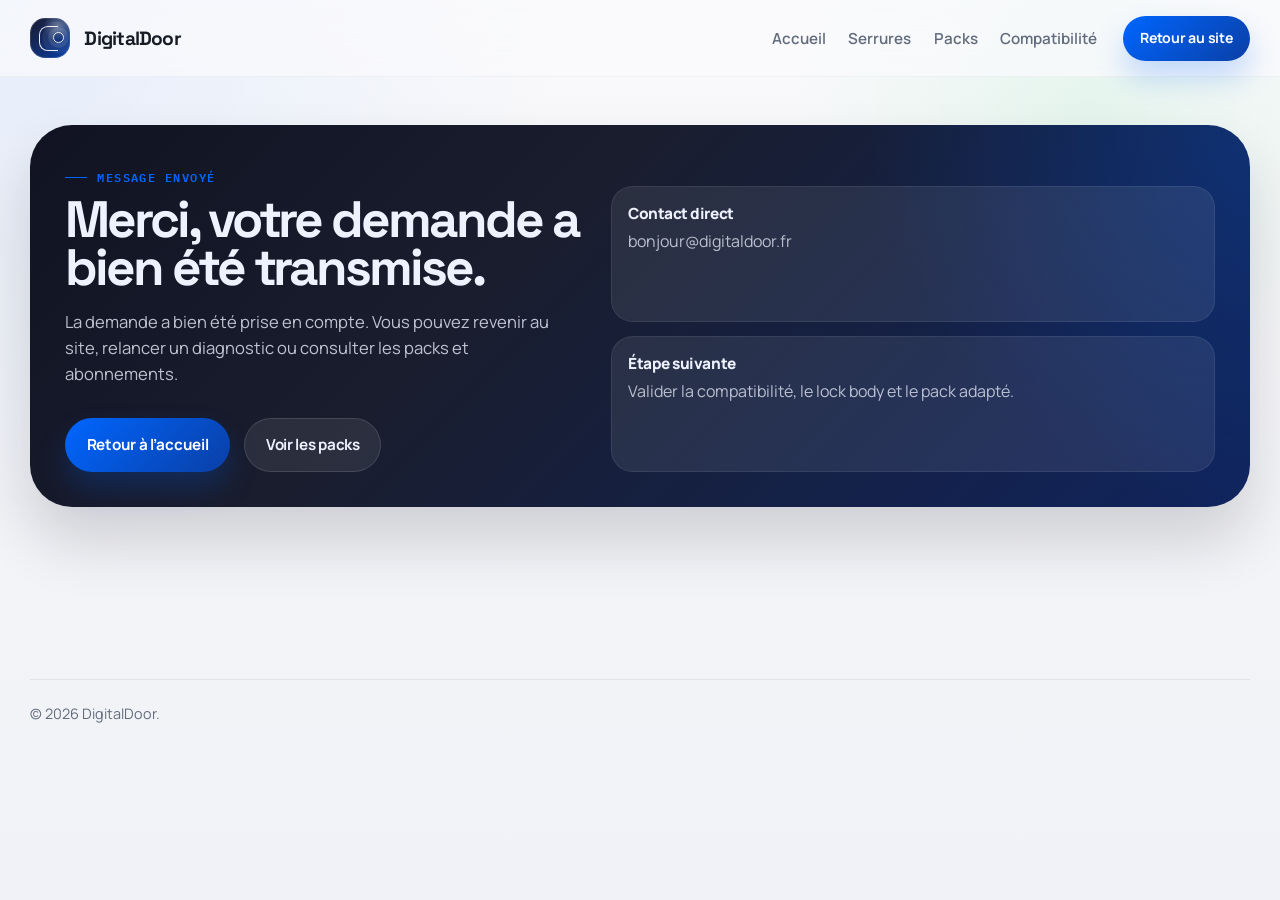
<file: merci.html>
<!DOCTYPE html>
<html lang="fr">
  <head>
    <meta charset="UTF-8" />
    <meta name="viewport" content="width=device-width, initial-scale=1.0" />
    <title>DigitalDoor | Merci</title>
    <meta
      name="description"
      content="Confirmation d'envoi du formulaire DigitalDoor."
    />
    <link rel="preconnect" href="https://fonts.googleapis.com" />
    <link rel="preconnect" href="https://fonts.gstatic.com" crossorigin />
    <link
      href="https://fonts.googleapis.com/css2?family=IBM+Plex+Mono:wght@400;500;600&family=Manrope:wght@400;500;600;700;800&family=Space+Grotesk:wght@500;700&display=swap"
      rel="stylesheet"
    />
    <link rel="stylesheet" href="assets/styles/styles.css" />
    <script src="assets/scripts/app.js" defer></script>
  </head>
  <body>
    <div class="page-shell">
      <header class="site-header">
        <div class="container site-header__inner">
          <a class="logo" href="index.html" aria-label="DigitalDoor">
            <span class="logo__mark" aria-hidden="true"></span>
            <span>DigitalDoor</span>
          </a>
          <button class="nav-toggle" type="button" aria-expanded="false" aria-label="Ouvrir le menu" data-nav-toggle>
            <span class="nav-toggle__line"></span>
          </button>
          <nav class="site-nav" aria-label="Navigation principale" data-nav>
            <div class="site-nav__links">
              <a href="index.html">Accueil</a>
              <a href="serrures.html">Serrures</a>
              <a href="packs.html">Packs</a>
              <a href="compatibilite.html">Compatibilité</a>
            </div>
            <div class="site-nav__actions">
              <a class="button button--primary button--small" href="index.html#contact">Retour au site</a>
            </div>
          </nav>
        </div>
      </header>

      <main>
        <section class="page-hero">
          <div class="container">
            <div class="contact-shell" data-reveal>
              <div class="contact-shell__intro">
                <span class="eyebrow">Message envoyé</span>
                <h1>Merci, votre demande a bien été transmise.</h1>
                <p class="lede">
                  La demande a bien été prise en compte. Vous pouvez revenir au site,
                  relancer un diagnostic ou consulter les packs et abonnements.
                </p>
                <div class="hero-actions">
                  <a class="button button--primary" href="index.html">Retour à l’accueil</a>
                  <a class="button button--dark-ghost" href="packs.html">Voir les packs</a>
                </div>
              </div>

              <div class="contact-points">
                <div class="contact-point">
                  <strong>Contact direct</strong>
                  <span>bonjour@digitaldoor.fr</span>
                </div>
                <div class="contact-point">
                  <strong>Étape suivante</strong>
                  <span>Valider la compatibilité, le lock body et le pack adapté.</span>
                </div>
              </div>
            </div>
          </div>
        </section>
      </main>

      <footer class="footer">
        <div class="container">
          <div class="footer-meta">© <span id="year"></span> DigitalDoor.</div>
        </div>
      </footer>
    </div>
  </body>
</html>
</file>
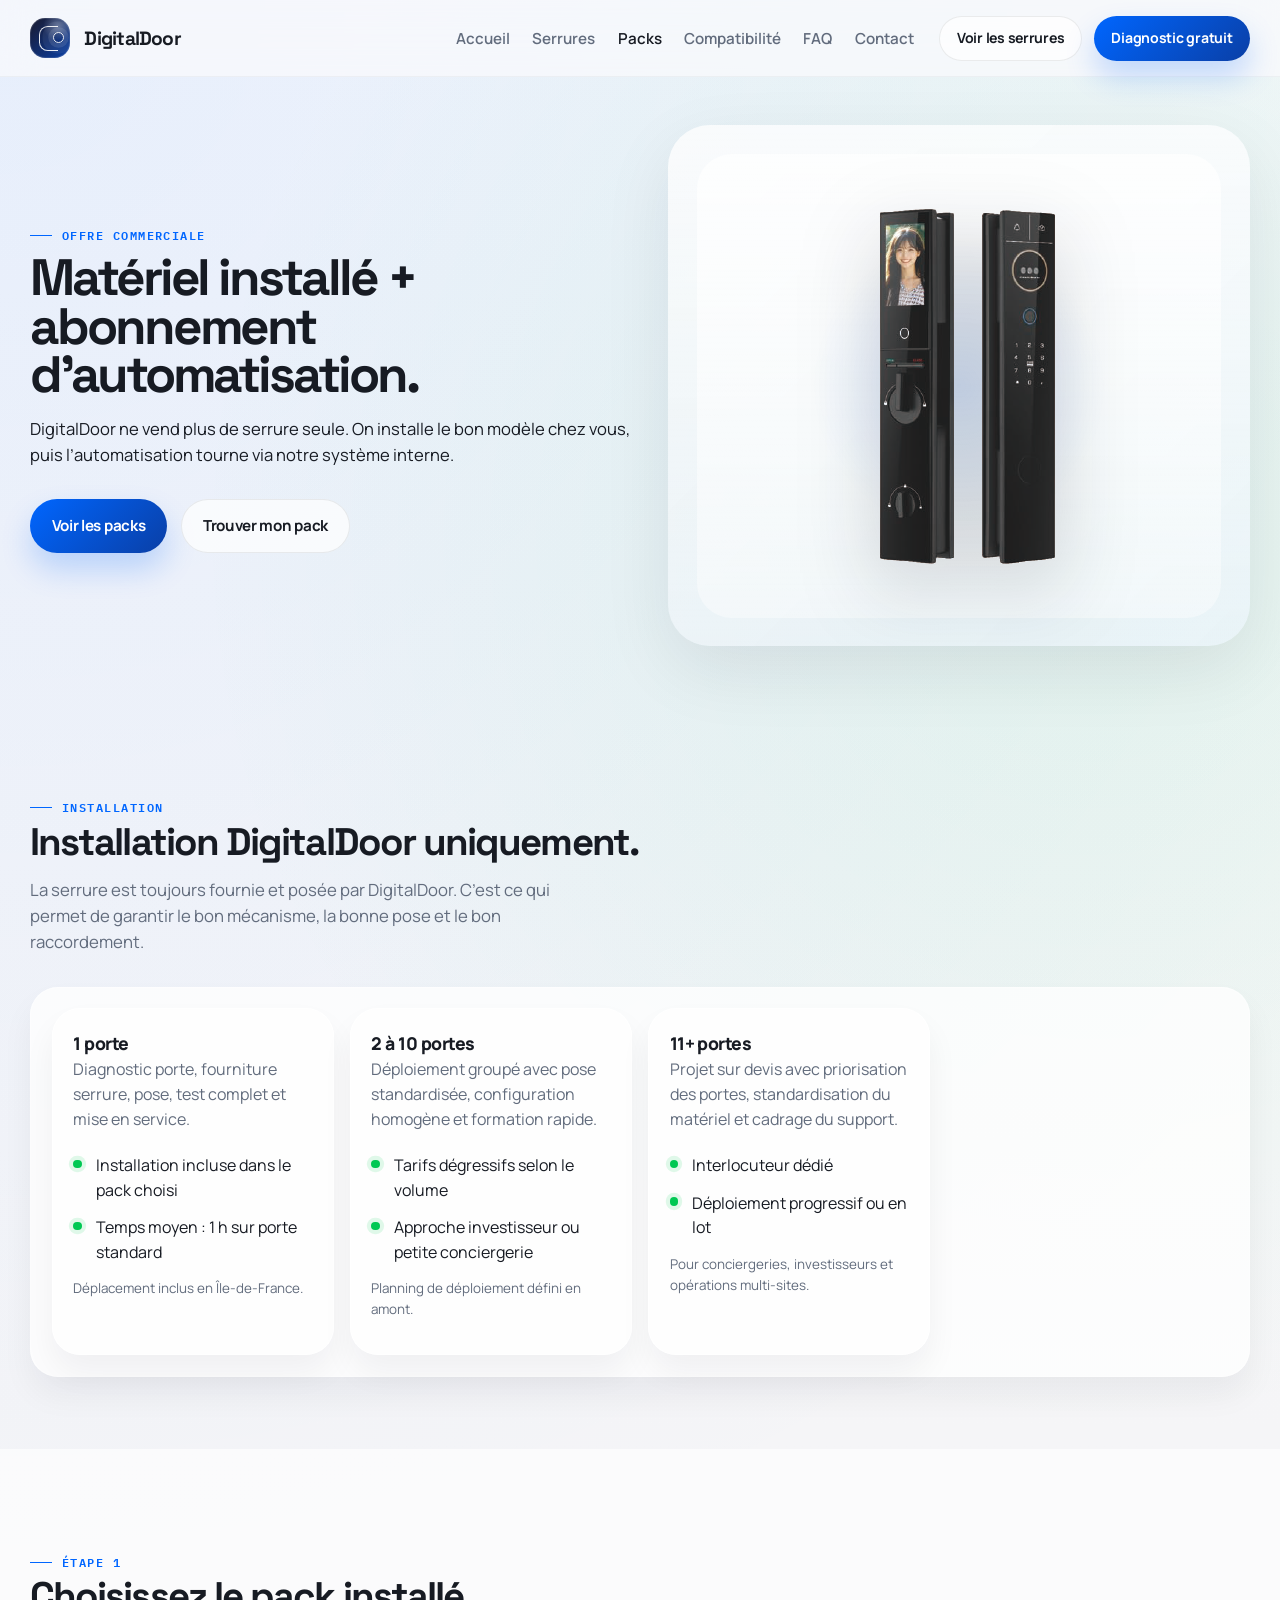
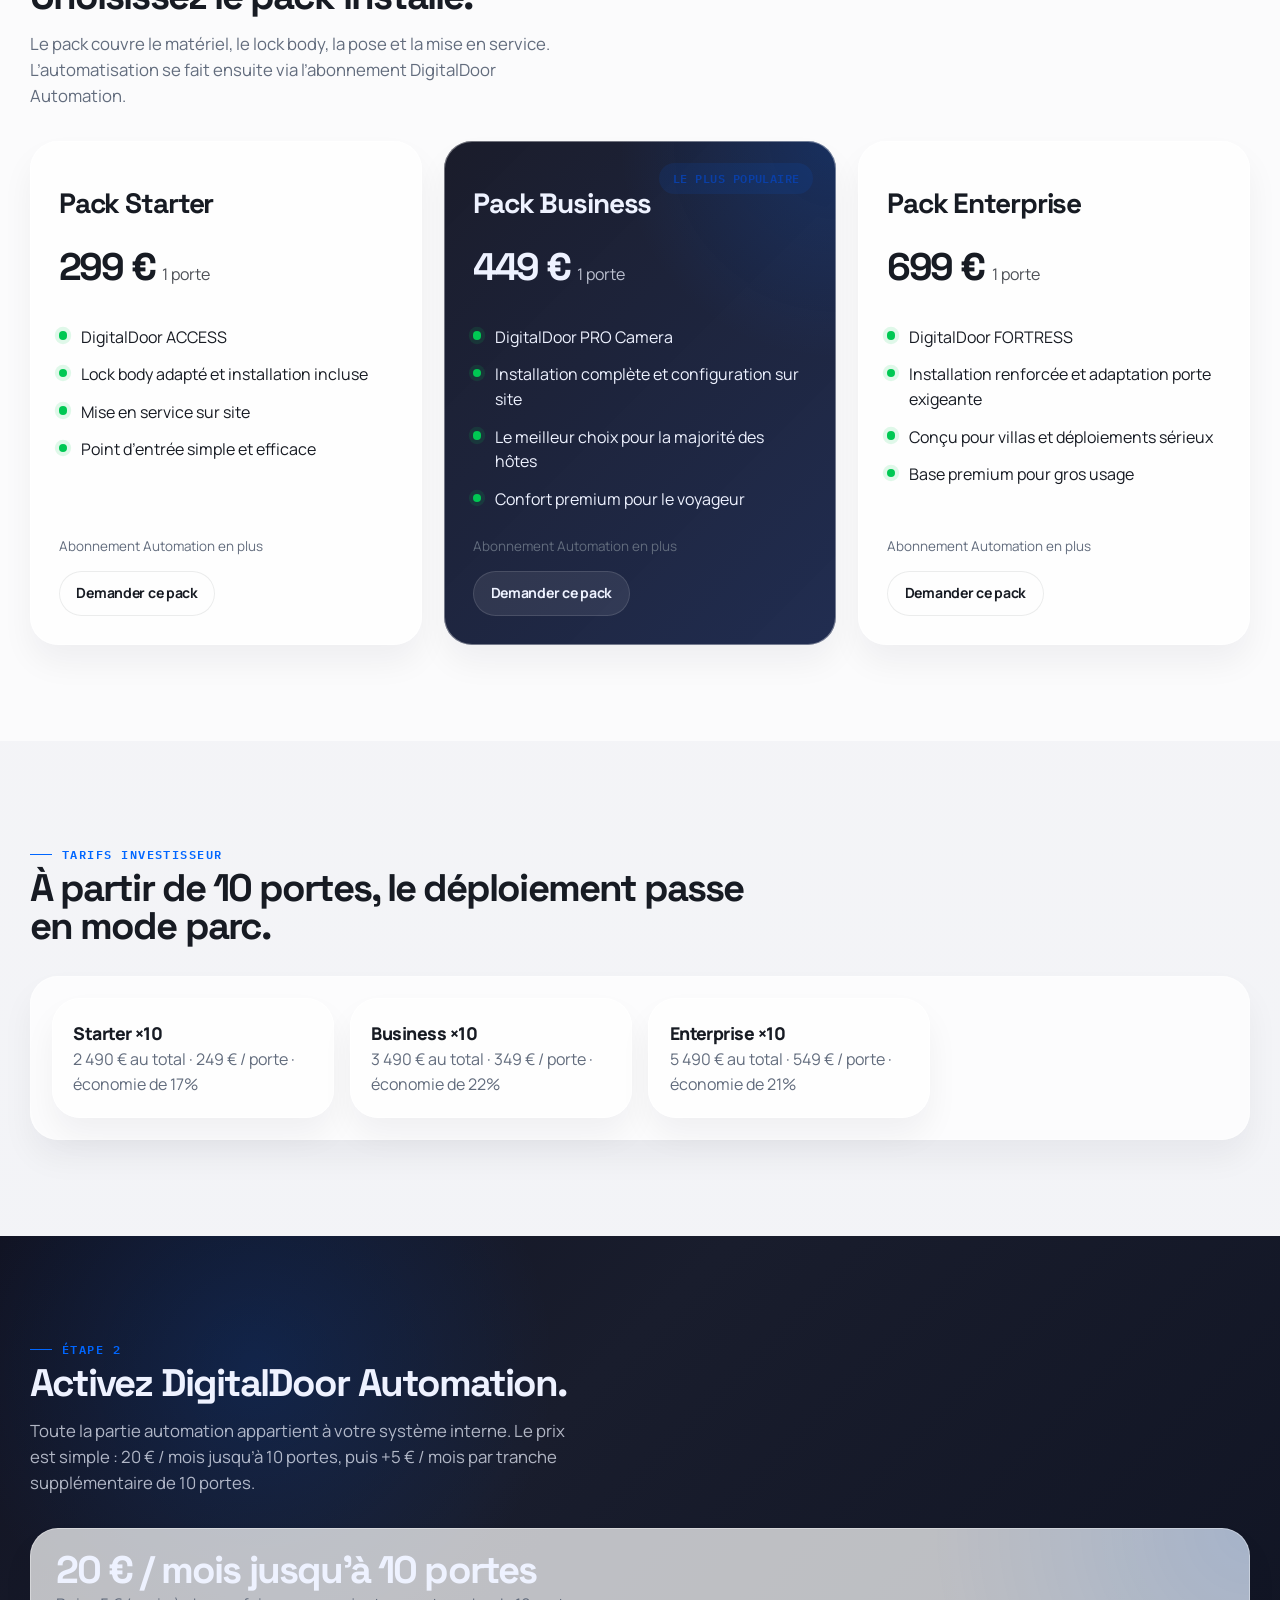
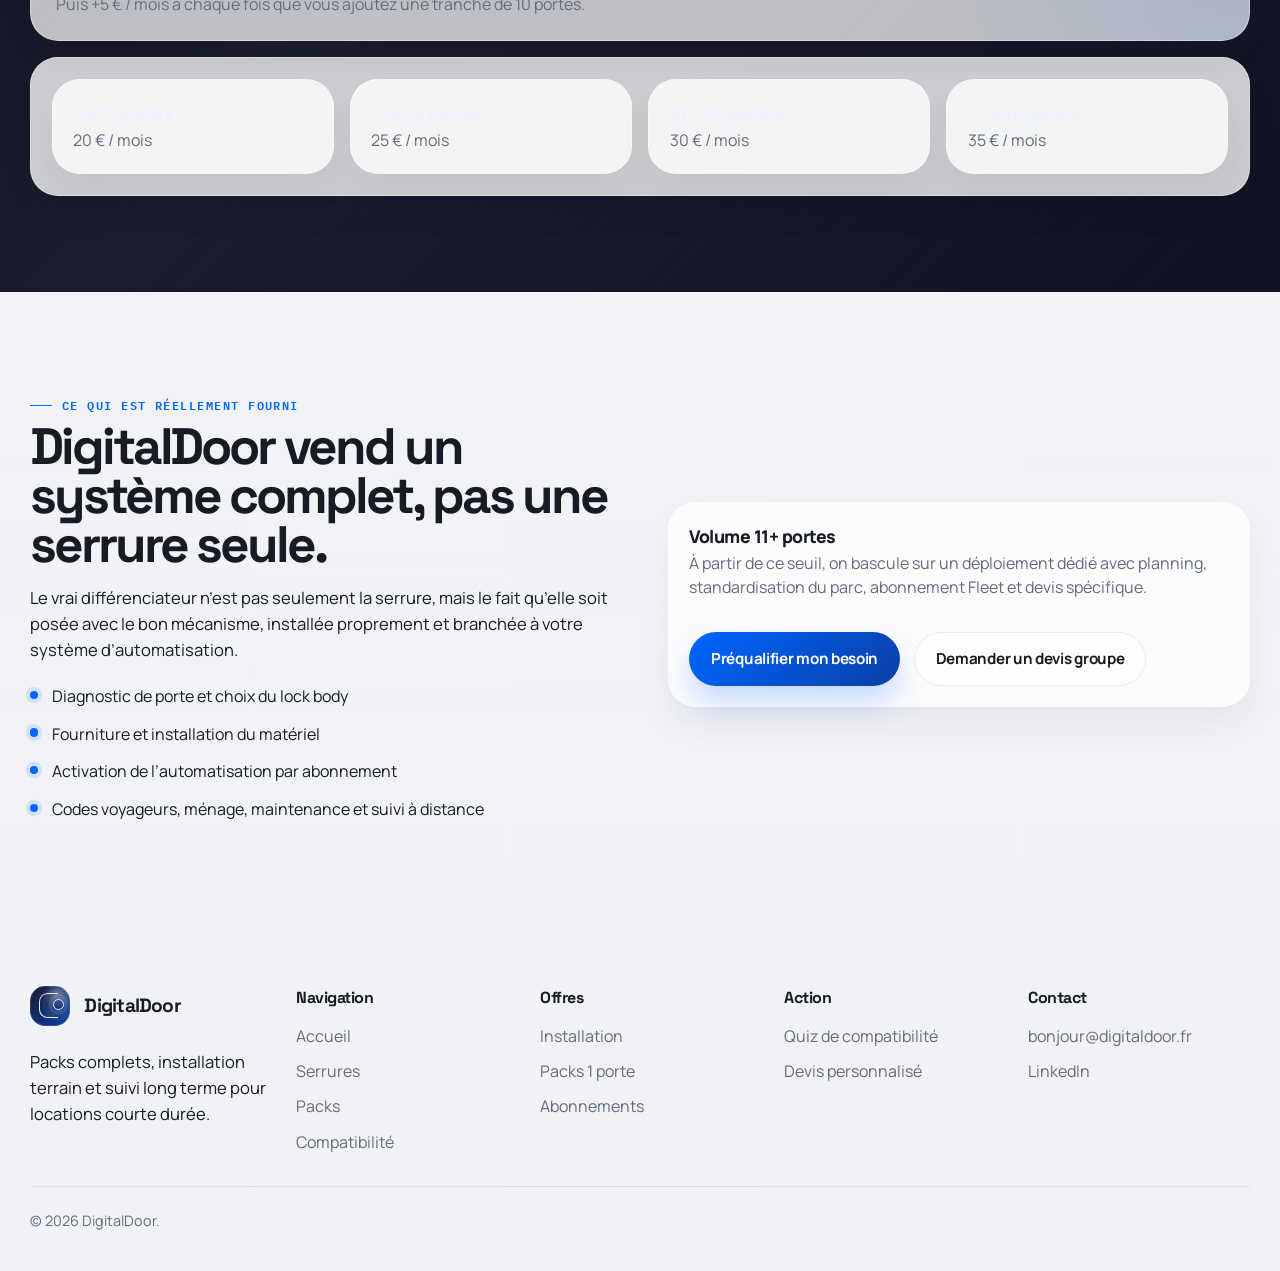
<file: packs.html>
<!DOCTYPE html>
<html lang="fr">
  <head>
    <meta charset="UTF-8" />
    <meta name="viewport" content="width=device-width, initial-scale=1.0" />
    <title>DigitalDoor | Packs installés et abonnement DigitalDoor</title>
    <meta
      name="description"
      content="Consultez les packs installés DigitalDoor et l'abonnement DigitalDoor Automation pour vos locations courte durée."
    />
    <link rel="preconnect" href="https://fonts.googleapis.com" />
    <link rel="preconnect" href="https://fonts.gstatic.com" crossorigin />
    <link
      href="https://fonts.googleapis.com/css2?family=IBM+Plex+Mono:wght@400;500;600&family=Manrope:wght@400;500;600;700;800&family=Space+Grotesk:wght@500;700&display=swap"
      rel="stylesheet"
    />
    <link rel="stylesheet" href="assets/styles/styles.css" />
    <script src="assets/scripts/app.js" defer></script>
  </head>
  <body>
    <div class="page-shell">
      <header class="site-header">
        <div class="container site-header__inner">
          <a class="logo" href="index.html" aria-label="DigitalDoor">
            <span class="logo__mark" aria-hidden="true"></span>
            <span>DigitalDoor</span>
          </a>
          <button class="nav-toggle" type="button" aria-expanded="false" aria-label="Ouvrir le menu" data-nav-toggle>
            <span class="nav-toggle__line"></span>
          </button>
          <nav class="site-nav" aria-label="Navigation principale" data-nav>
            <div class="site-nav__links">
              <a href="index.html">Accueil</a>
              <a href="serrures.html">Serrures</a>
              <a href="packs.html" aria-current="page">Packs</a>
              <a href="compatibilite.html">Compatibilité</a>
              <a href="index.html#faq">FAQ</a>
              <a href="index.html#contact">Contact</a>
            </div>
            <div class="site-nav__actions">
              <a class="button button--ghost button--small" href="serrures.html">Voir les serrures</a>
              <a class="button button--primary button--small" href="compatibilite.html">Diagnostic gratuit</a>
            </div>
          </nav>
        </div>
      </header>

      <main>
        <section class="page-hero">
          <div class="container page-hero__grid">
            <div data-reveal>
              <span class="eyebrow">Offre commerciale</span>
              <h1>Matériel installé + abonnement d’automatisation.</h1>
              <p class="lede">
                DigitalDoor ne vend plus de serrure seule. On installe le bon modèle
                chez vous, puis l’automatisation tourne via notre système interne.
              </p>
              <div class="cluster">
                <a class="button button--primary" href="#packs-grid">Voir les packs</a>
                <a class="button button--ghost" href="compatibilite.html">Trouver mon pack</a>
              </div>
            </div>

            <div class="panel-stage" data-reveal>
              <div class="panel-stage__visual">
                <img src="assets/images/113.png" alt="Pack Enterprise DigitalDoor" />
              </div>
            </div>
          </div>
        </section>

        <section class="section section--tight" id="installation">
          <div class="container">
            <div class="section-heading" data-reveal>
              <span class="eyebrow">Installation</span>
              <h2>Installation DigitalDoor uniquement.</h2>
              <p>
                La serrure est toujours fournie et posée par DigitalDoor. C’est ce qui
                permet de garantir le bon mécanisme, la bonne pose et le bon raccordement.
              </p>
            </div>

            <div class="pricing-note">
              <article class="installation-panel" data-reveal>
                <strong>1 porte</strong>
                <span>Diagnostic porte, fourniture serrure, pose, test complet et mise en service.</span>
                <ul class="feature-list">
                  <li>Installation incluse dans le pack choisi</li>
                  <li>Temps moyen : 1 h sur porte standard</li>
                </ul>
                <p class="meta-text">Déplacement inclus en Île-de-France.</p>
              </article>

              <article class="installation-panel" data-reveal>
                <strong>2 à 10 portes</strong>
                <span>Déploiement groupé avec pose standardisée, configuration homogène et formation rapide.</span>
                <ul class="feature-list">
                  <li>Tarifs dégressifs selon le volume</li>
                  <li>Approche investisseur ou petite conciergerie</li>
                </ul>
                <p class="meta-text">Planning de déploiement défini en amont.</p>
              </article>

              <article class="installation-panel" data-reveal>
                <strong>11+ portes</strong>
                <span>Projet sur devis avec priorisation des portes, standardisation du matériel et cadrage du support.</span>
                <ul class="feature-list">
                  <li>Interlocuteur dédié</li>
                  <li>Déploiement progressif ou en lot</li>
                </ul>
                <p class="meta-text">Pour conciergeries, investisseurs et opérations multi-sites.</p>
              </article>
            </div>
          </div>
        </section>

        <section class="section section--light" id="packs-grid">
          <div class="container">
            <div class="section-heading" data-reveal>
              <span class="eyebrow">Étape 1</span>
              <h2>Choisissez le pack installé.</h2>
              <p>
                Le pack couvre le matériel, le lock body, la pose et la mise en service.
                L’automatisation se fait ensuite via l’abonnement DigitalDoor Automation.
              </p>
            </div>

            <div class="pricing-grid">
              <article class="pricing-card" id="starter" data-reveal>
                <h3>Pack Starter</h3>
                <div class="price-line">
                  <strong>299 €</strong>
                  <span>1 porte</span>
                </div>
                <ul class="pack-list">
                  <li>DigitalDoor ACCESS</li>
                  <li>Lock body adapté et installation incluse</li>
                  <li>Mise en service sur site</li>
                  <li>Point d’entrée simple et efficace</li>
                </ul>
                <div class="pricing-footer">
                  <span class="lock-meta">Abonnement Automation en plus</span>
                  <a class="button button--ghost button--small" href="mailto:bonjour@digitaldoor.fr?subject=Pack%20Starter">Demander ce pack</a>
                </div>
              </article>

              <article class="pricing-card pricing-card--featured" id="business" data-reveal>
                <span class="pricing-card__badge pill">Le plus populaire</span>
                <h3>Pack Business</h3>
                <div class="price-line">
                  <strong>449 €</strong>
                  <span>1 porte</span>
                </div>
                <ul class="pack-list">
                  <li>DigitalDoor PRO Camera</li>
                  <li>Installation complète et configuration sur site</li>
                  <li>Le meilleur choix pour la majorité des hôtes</li>
                  <li>Confort premium pour le voyageur</li>
                </ul>
                <div class="pricing-footer">
                  <span class="lock-meta">Abonnement Automation en plus</span>
                  <a class="button button--dark-ghost button--small" href="mailto:bonjour@digitaldoor.fr?subject=Pack%20Business">Demander ce pack</a>
                </div>
              </article>

              <article class="pricing-card" id="enterprise" data-reveal>
                <h3>Pack Enterprise</h3>
                <div class="price-line">
                  <strong>699 €</strong>
                  <span>1 porte</span>
                </div>
                <ul class="pack-list">
                  <li>DigitalDoor FORTRESS</li>
                  <li>Installation renforcée et adaptation porte exigeante</li>
                  <li>Conçu pour villas et déploiements sérieux</li>
                  <li>Base premium pour gros usage</li>
                </ul>
                <div class="pricing-footer">
                  <span class="lock-meta">Abonnement Automation en plus</span>
                  <a class="button button--ghost button--small" href="mailto:bonjour@digitaldoor.fr?subject=Pack%20Enterprise">Demander ce pack</a>
                </div>
              </article>
            </div>
          </div>
        </section>

        <section class="section">
          <div class="container">
            <div class="section-heading" data-reveal>
              <span class="eyebrow">Tarifs investisseur</span>
              <h2>À partir de 10 portes, le déploiement passe en mode parc.</h2>
            </div>

            <div class="pricing-note">
              <div class="product-panel" data-reveal>
                <strong>Starter ×10</strong>
                <span>2 490 € au total · 249 € / porte · économie de 17%</span>
              </div>
              <div class="product-panel" data-reveal>
                <strong>Business ×10</strong>
                <span>3 490 € au total · 349 € / porte · économie de 22%</span>
              </div>
              <div class="product-panel" data-reveal>
                <strong>Enterprise ×10</strong>
                <span>5 490 € au total · 549 € / porte · économie de 21%</span>
              </div>
            </div>
          </div>
        </section>

        <section class="section section--dark" id="subscriptions">
          <div class="container">
            <div class="section-heading" data-reveal>
              <span class="eyebrow">Étape 2</span>
              <h2>Activez DigitalDoor Automation.</h2>
              <p>
                Toute la partie automation appartient à votre système interne. Le prix est simple :
                20 € / mois jusqu’à 10 portes, puis +5 € / mois par tranche supplémentaire de 10 portes.
              </p>
            </div>

            <div class="subscription-rule" data-reveal>
              <strong>20 € / mois jusqu’à 10 portes</strong>
              <span>Puis +5 € / mois à chaque fois que vous ajoutez une tranche de 10 portes.</span>
            </div>

            <div class="pricing-note">
              <div class="product-panel" data-reveal>
                <strong>1 à 10 portes</strong>
                <span>20 € / mois</span>
              </div>
              <div class="product-panel" data-reveal>
                <strong>11 à 20 portes</strong>
                <span>25 € / mois</span>
              </div>
              <div class="product-panel" data-reveal>
                <strong>21 à 30 portes</strong>
                <span>30 € / mois</span>
              </div>
              <div class="product-panel" data-reveal>
                <strong>31 à 40 portes</strong>
                <span>35 € / mois</span>
              </div>
            </div>
          </div>
        </section>

        <section class="section">
          <div class="container detail-grid">
            <div data-reveal>
              <span class="eyebrow">Ce qui est réellement fourni</span>
              <h2>DigitalDoor vend un système complet, pas une serrure seule.</h2>
              <p class="lede">
                Le vrai différenciateur n’est pas seulement la serrure, mais le fait qu’elle
                soit posée avec le bon mécanisme, installée proprement et branchée à votre système d’automatisation.
              </p>
              <ul class="comparison-list">
                <li>Diagnostic de porte et choix du lock body</li>
                <li>Fourniture et installation du matériel</li>
                <li>Activation de l’automatisation par abonnement</li>
                <li>Codes voyageurs, ménage, maintenance et suivi à distance</li>
              </ul>
            </div>
            <div class="product-panel" data-reveal>
              <strong>Volume 11+ portes</strong>
              <span>
                À partir de ce seuil, on bascule sur un déploiement dédié avec planning,
                standardisation du parc, abonnement Fleet et devis spécifique.
              </span>
              <div class="cluster">
                <a class="button button--primary" href="compatibilite.html">Préqualifier mon besoin</a>
                <a class="button button--ghost" href="mailto:bonjour@digitaldoor.fr?subject=Devis%20groupe">Demander un devis groupe</a>
              </div>
            </div>
          </div>
        </section>
      </main>

      <footer class="footer">
        <div class="container">
          <div class="footer-grid">
            <div>
              <a class="logo" href="index.html">
                <span class="logo__mark" aria-hidden="true"></span>
                <span>DigitalDoor</span>
              </a>
              <p class="lede">
                Packs complets, installation terrain et suivi long terme pour locations courte durée.
              </p>
            </div>
            <div>
              <h4>Navigation</h4>
              <ul>
                <li><a href="index.html">Accueil</a></li>
                <li><a href="serrures.html">Serrures</a></li>
                <li><a href="packs.html">Packs</a></li>
                <li><a href="compatibilite.html">Compatibilité</a></li>
              </ul>
            </div>
            <div>
              <h4>Offres</h4>
              <ul>
                <li><a href="#installation">Installation</a></li>
                <li><a href="#packs-grid">Packs 1 porte</a></li>
                <li><a href="#subscriptions">Abonnements</a></li>
              </ul>
            </div>
            <div>
              <h4>Action</h4>
              <ul>
                <li><a href="compatibilite.html">Quiz de compatibilité</a></li>
                <li><a href="mailto:bonjour@digitaldoor.fr">Devis personnalisé</a></li>
              </ul>
            </div>
            <div>
              <h4>Contact</h4>
              <ul>
                <li><a href="mailto:bonjour@digitaldoor.fr">bonjour@digitaldoor.fr</a></li>
                <li><a href="https://linkedin.com" target="_blank" rel="noreferrer">LinkedIn</a></li>
              </ul>
            </div>
          </div>
          <div class="footer-meta">© <span id="year"></span> DigitalDoor.</div>
        </div>
      </footer>
    </div>
  </body>
</html>
</file>
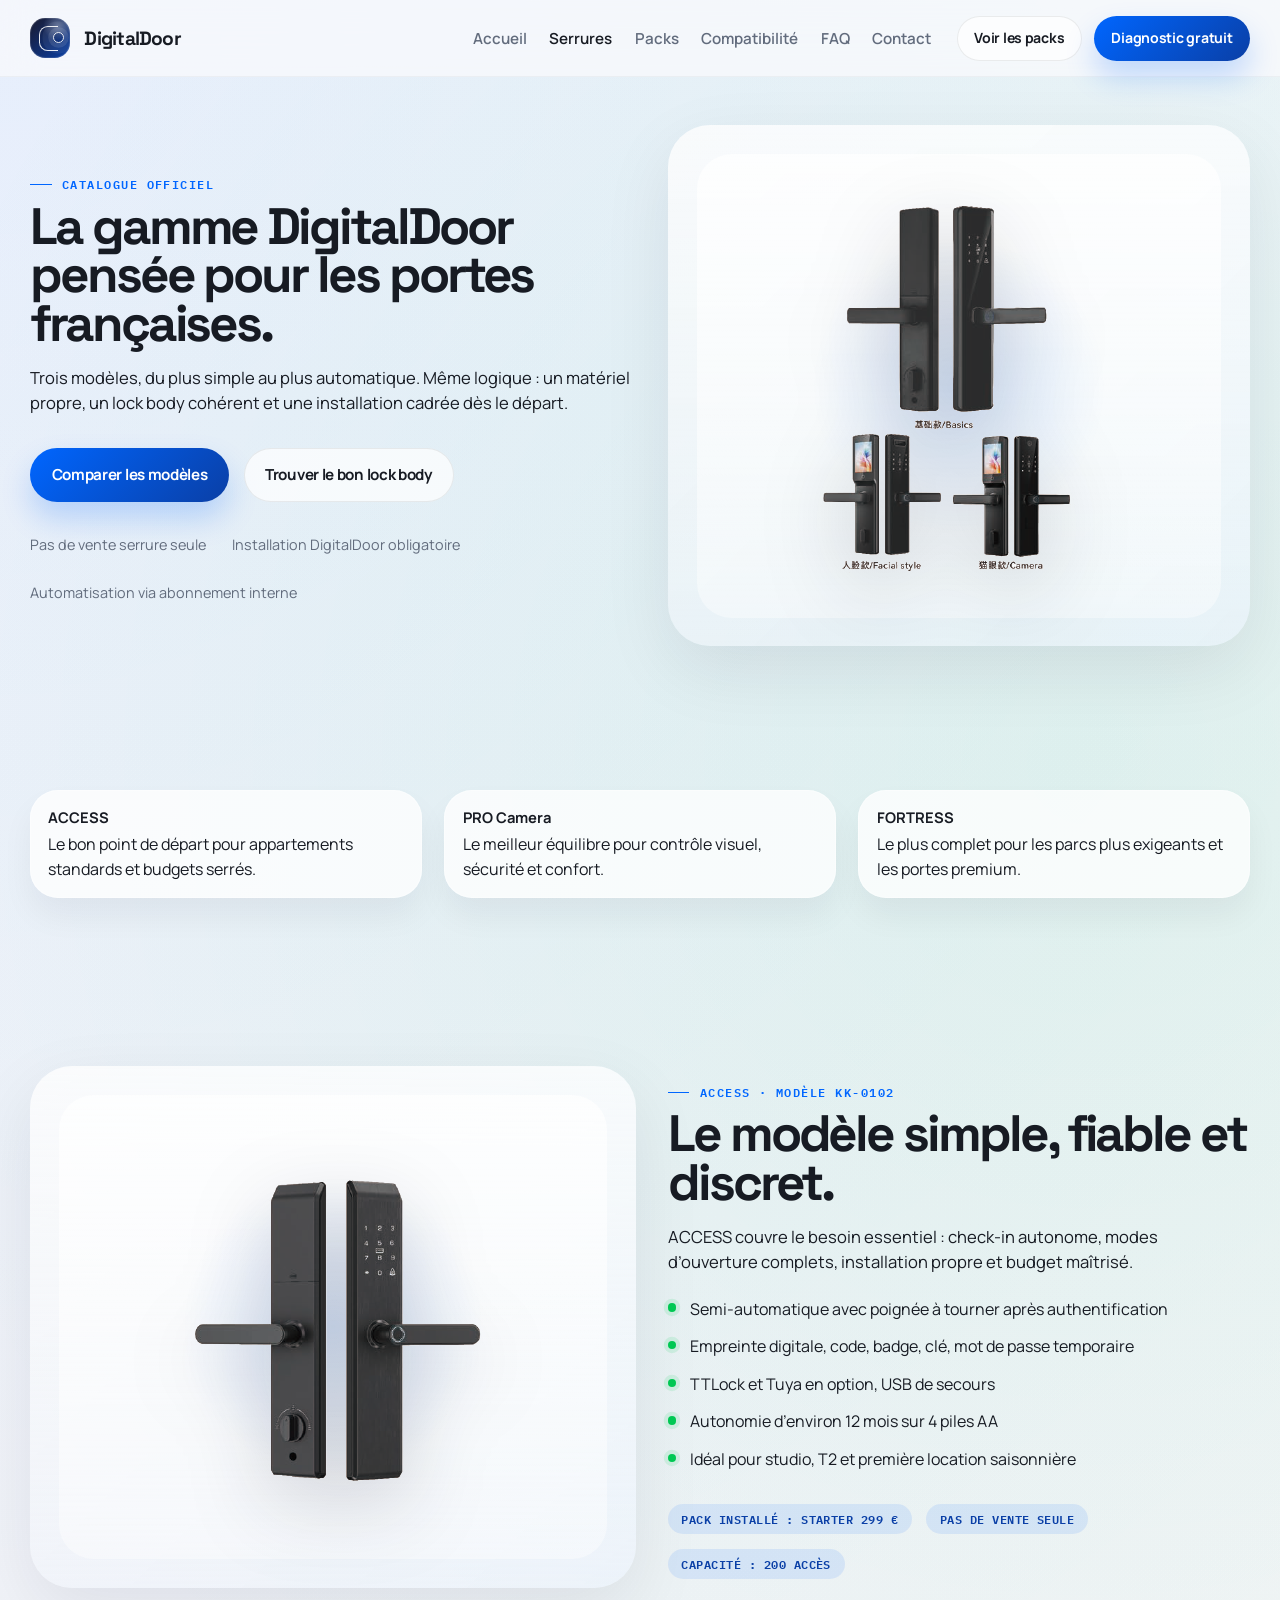
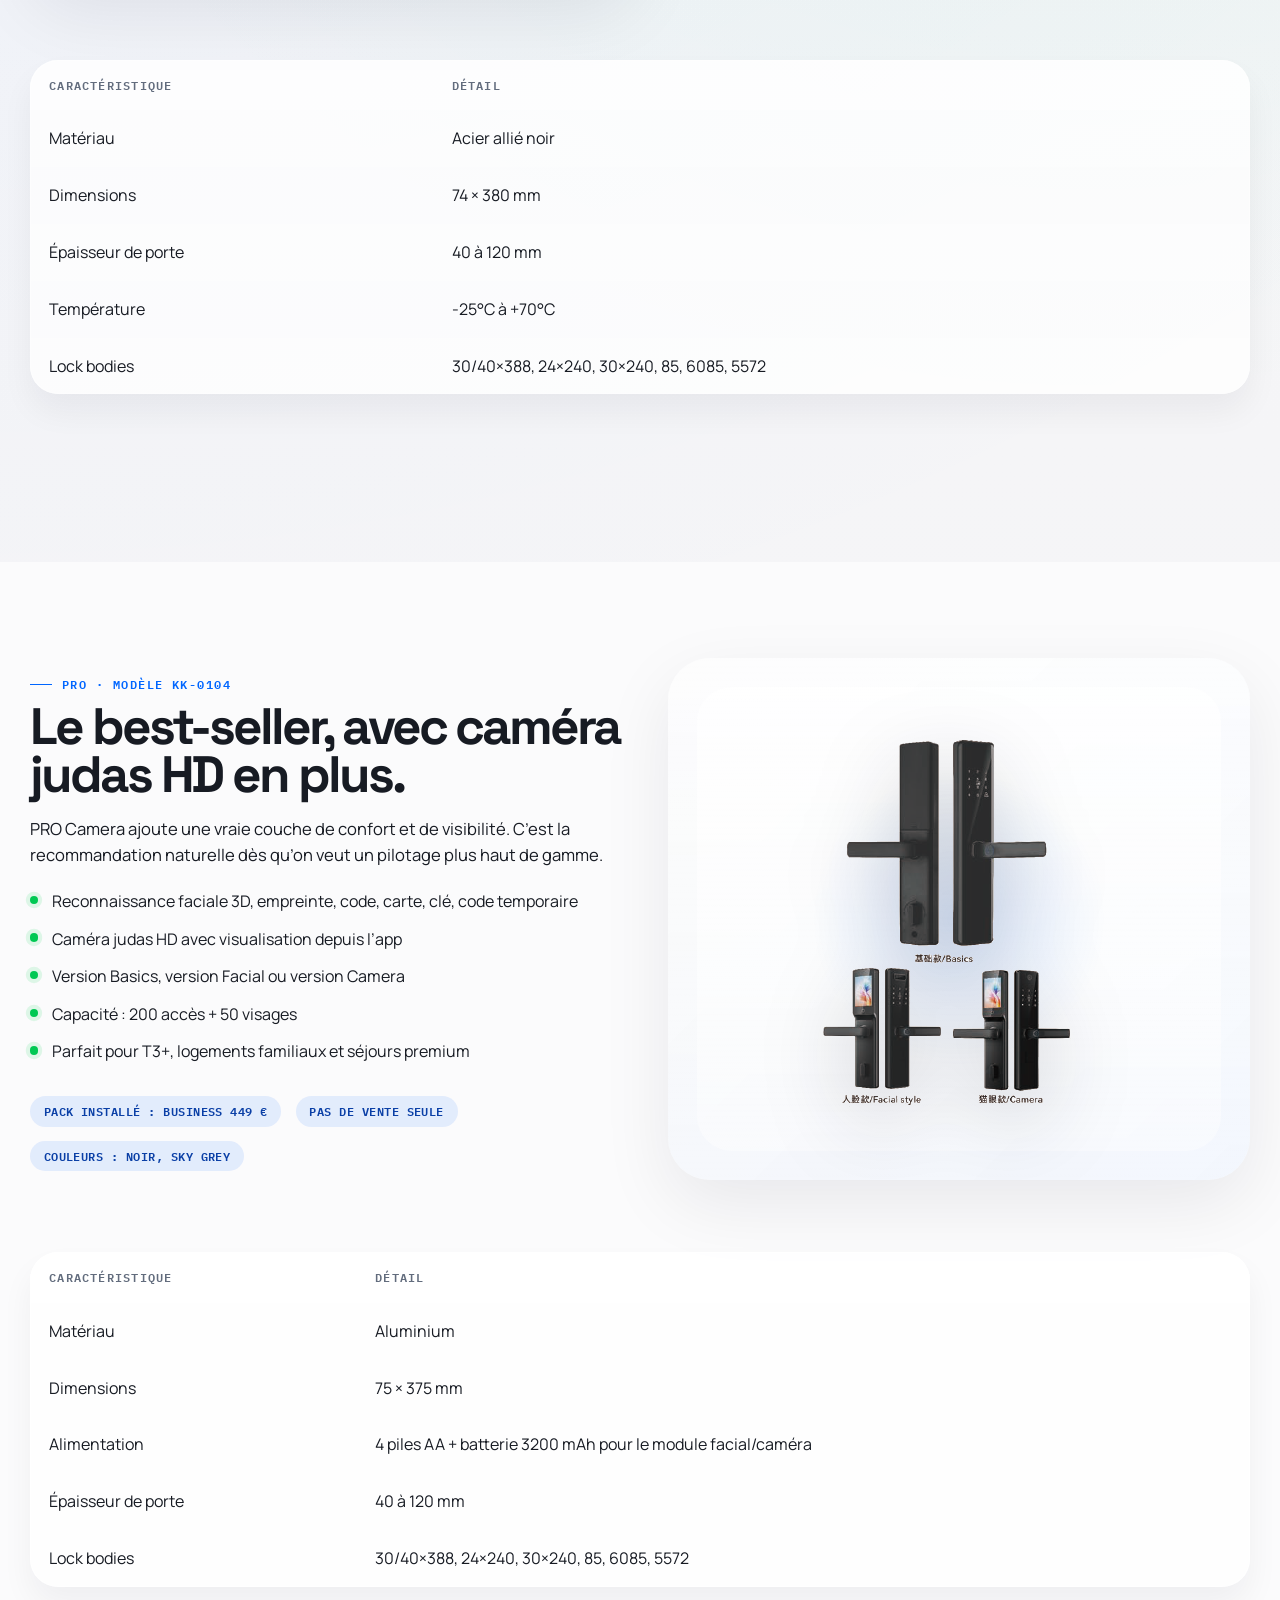
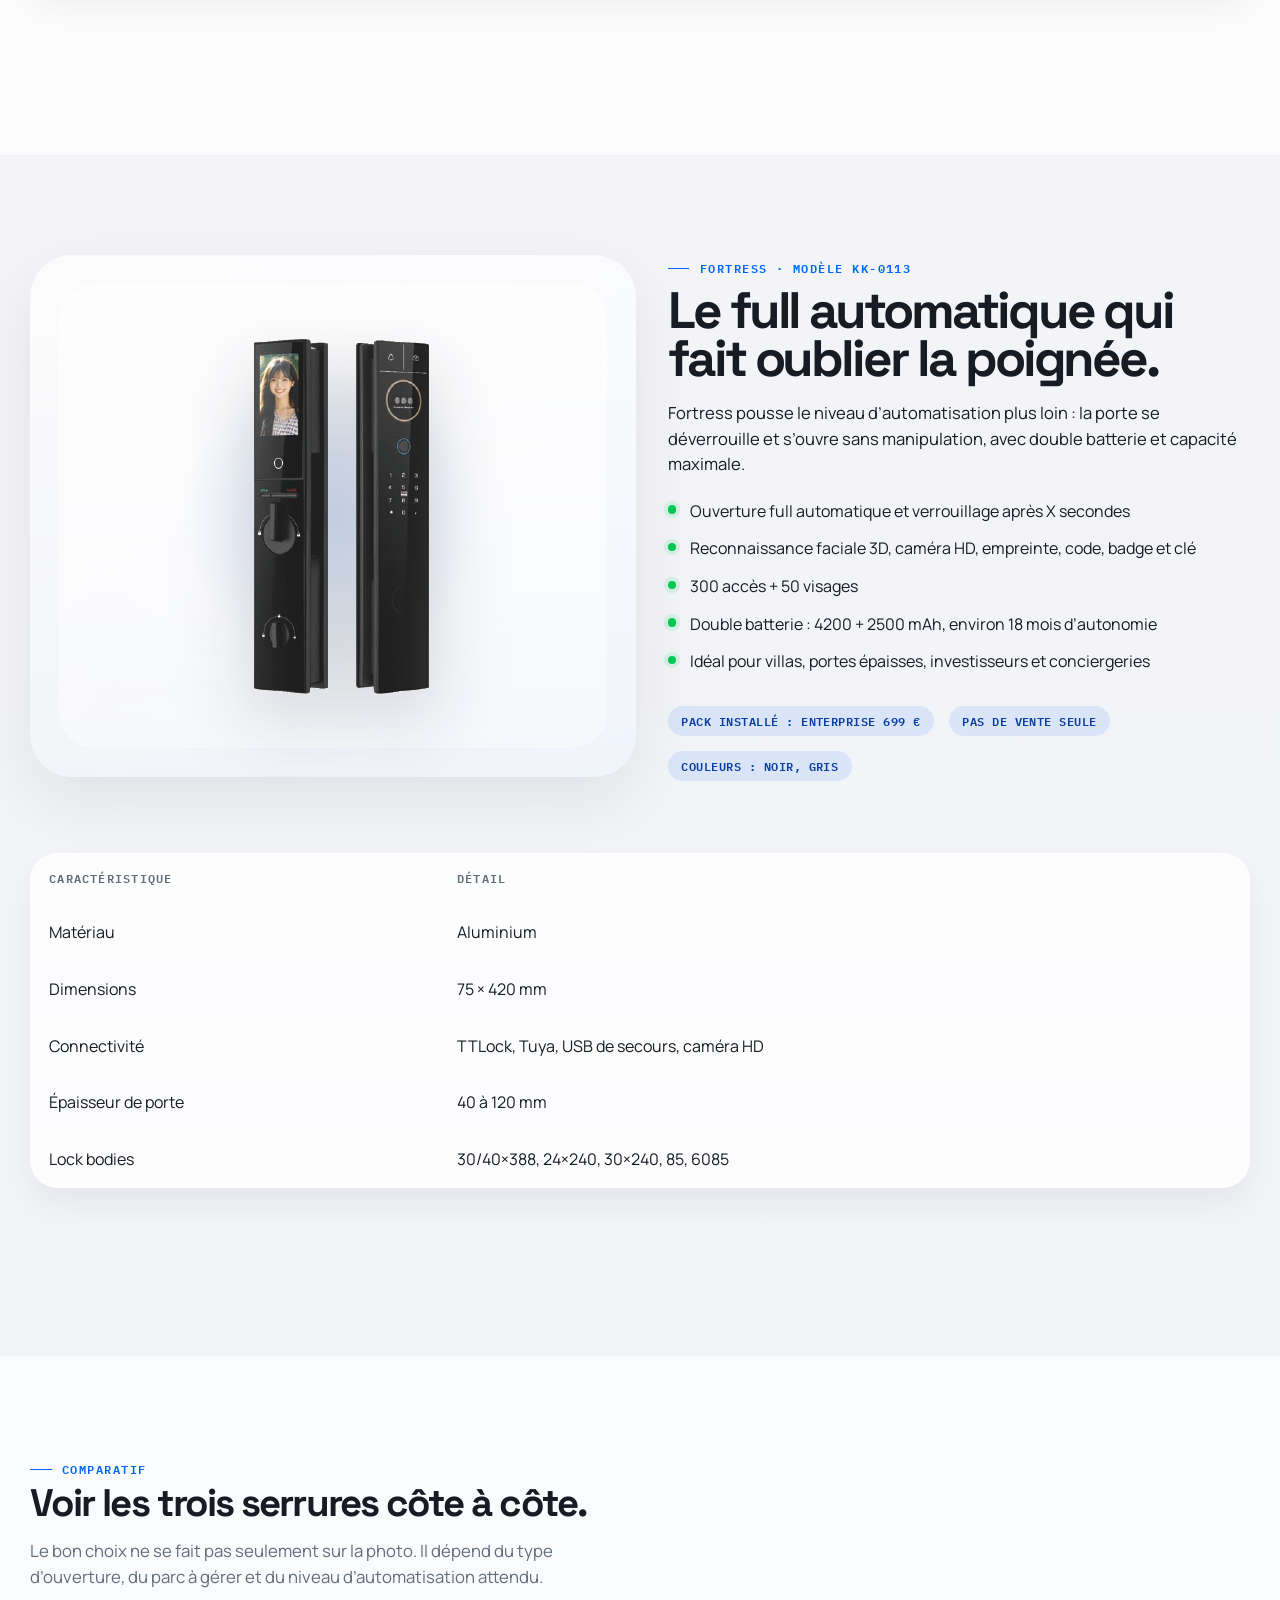
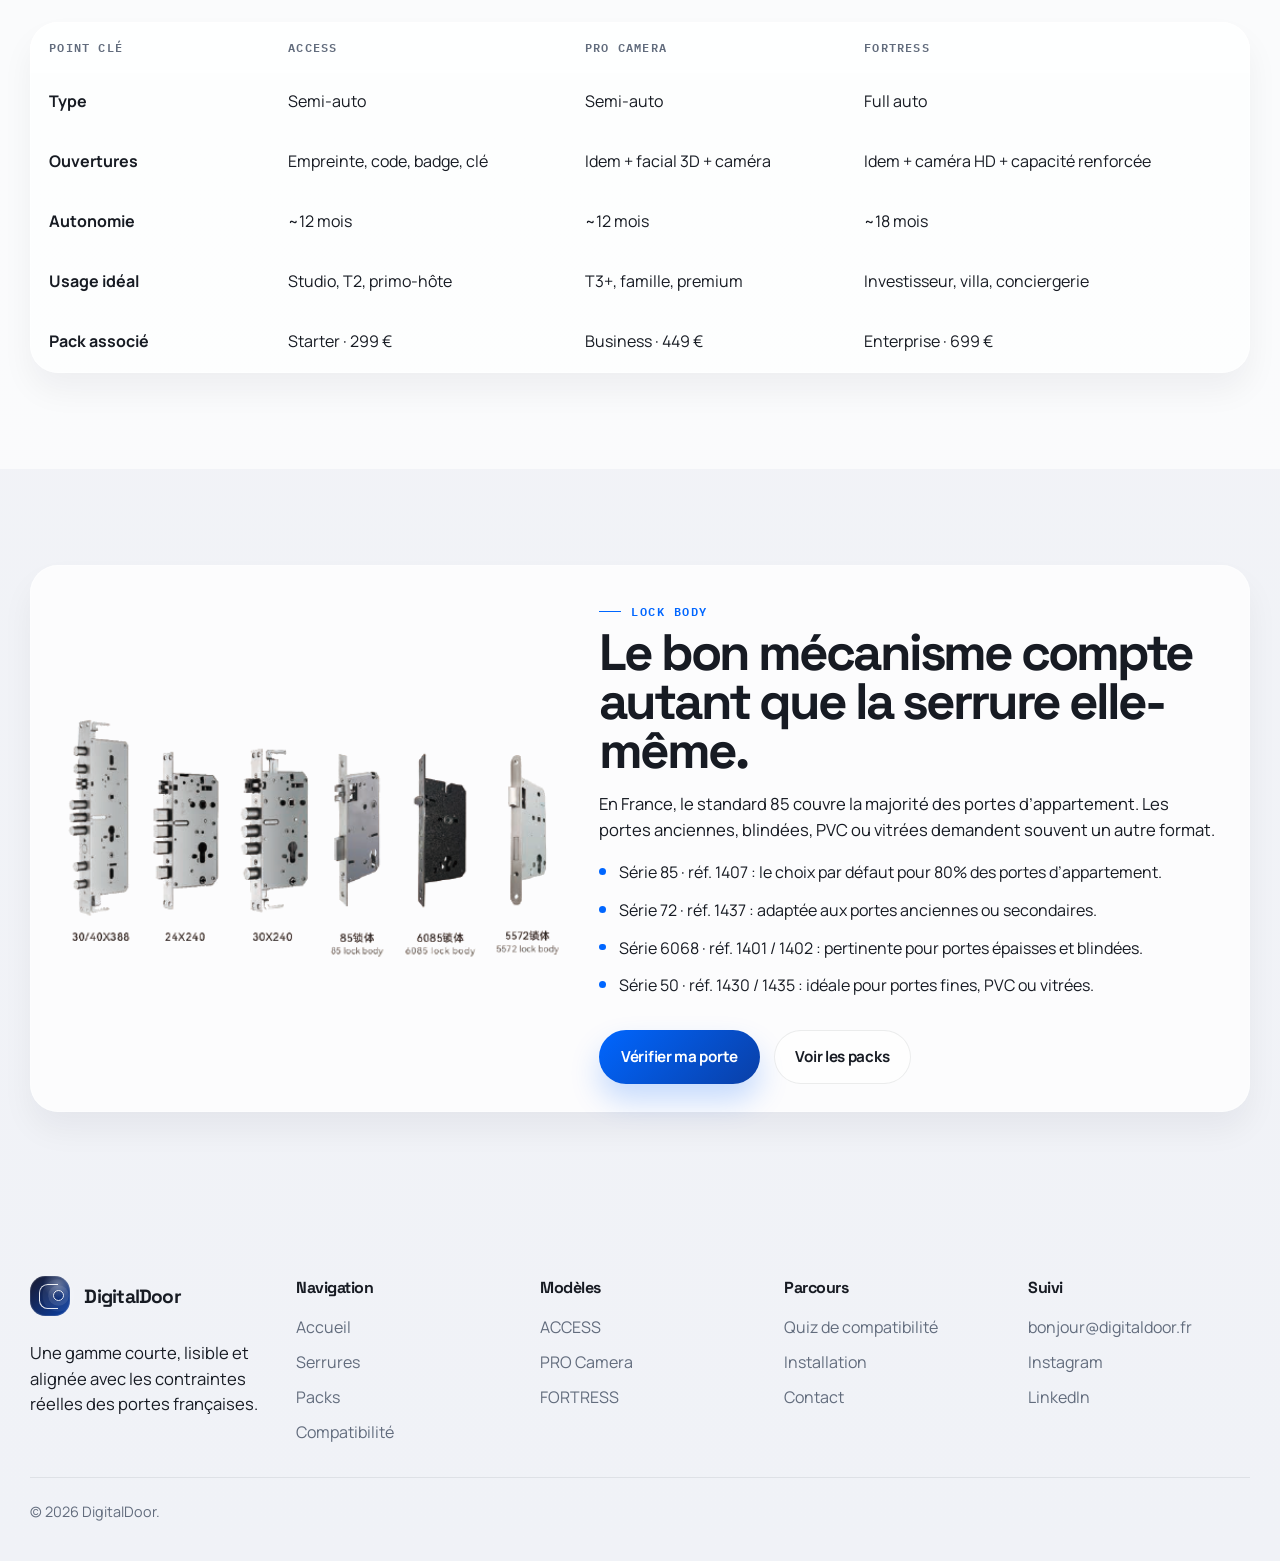
<file: serrures.html>
<!DOCTYPE html>
<html lang="fr">
  <head>
    <meta charset="UTF-8" />
    <meta name="viewport" content="width=device-width, initial-scale=1.0" />
    <title>DigitalDoor | Gamme de serrures installées</title>
    <meta
      name="description"
      content="Découvrez la gamme DigitalDoor ACCESS, PRO Camera et FORTRESS, fournie et installée par DigitalDoor avec lock body adapté."
    />
    <link rel="preconnect" href="https://fonts.googleapis.com" />
    <link rel="preconnect" href="https://fonts.gstatic.com" crossorigin />
    <link
      href="https://fonts.googleapis.com/css2?family=IBM+Plex+Mono:wght@400;500;600&family=Manrope:wght@400;500;600;700;800&family=Space+Grotesk:wght@500;700&display=swap"
      rel="stylesheet"
    />
    <link rel="stylesheet" href="assets/styles/styles.css" />
    <script src="assets/scripts/app.js" defer></script>
  </head>
  <body>
    <div class="page-shell">
      <header class="site-header">
        <div class="container site-header__inner">
          <a class="logo" href="index.html" aria-label="DigitalDoor">
            <span class="logo__mark" aria-hidden="true"></span>
            <span>DigitalDoor</span>
          </a>
          <button class="nav-toggle" type="button" aria-expanded="false" aria-label="Ouvrir le menu" data-nav-toggle>
            <span class="nav-toggle__line"></span>
          </button>
          <nav class="site-nav" aria-label="Navigation principale" data-nav>
            <div class="site-nav__links">
              <a href="index.html">Accueil</a>
              <a href="serrures.html" aria-current="page">Serrures</a>
              <a href="packs.html">Packs</a>
              <a href="compatibilite.html">Compatibilité</a>
              <a href="index.html#faq">FAQ</a>
              <a href="index.html#contact">Contact</a>
            </div>
            <div class="site-nav__actions">
              <a class="button button--ghost button--small" href="packs.html">Voir les packs</a>
              <a class="button button--primary button--small" href="compatibilite.html">Diagnostic gratuit</a>
            </div>
          </nav>
        </div>
      </header>

      <main>
        <section class="page-hero">
          <div class="container page-hero__grid">
            <div data-reveal>
              <span class="eyebrow">Catalogue officiel</span>
              <h1>La gamme DigitalDoor pensée pour les portes françaises.</h1>
              <p class="lede">
                Trois modèles, du plus simple au plus automatique. Même logique : un
                matériel propre, un lock body cohérent et une installation cadrée dès le départ.
              </p>
              <div class="cluster">
                <a class="button button--primary" href="#comparison">Comparer les modèles</a>
                <a class="button button--ghost" href="compatibilite.html">Trouver le bon lock body</a>
              </div>
              <div class="hero-notes">
                <span>Pas de vente serrure seule</span>
                <span>Installation DigitalDoor obligatoire</span>
                <span>Automatisation via abonnement interne</span>
              </div>
            </div>

            <div class="panel-stage" data-reveal>
              <div class="panel-stage__visual">
                <img src="assets/images/104.png" alt="Gamme DigitalDoor PRO Camera" />
              </div>
            </div>
          </div>
        </section>

        <section class="section section--tight">
          <div class="container compare-grid">
            <div class="comparison-strip" data-reveal>
              <strong>ACCESS</strong>
              <span>Le bon point de départ pour appartements standards et budgets serrés.</span>
            </div>
            <div class="comparison-strip" data-reveal>
              <strong>PRO Camera</strong>
              <span>Le meilleur équilibre pour contrôle visuel, sécurité et confort.</span>
            </div>
            <div class="comparison-strip" data-reveal>
              <strong>FORTRESS</strong>
              <span>Le plus complet pour les parcs plus exigeants et les portes premium.</span>
            </div>
          </div>
        </section>

        <section class="section" id="access">
          <div class="container product-grid">
            <div class="product-stage" data-reveal>
              <div class="panel-stage__visual">
                <img src="assets/images/102.png" alt="DigitalDoor ACCESS KK-0102" />
              </div>
            </div>
            <div data-reveal>
              <span class="eyebrow">ACCESS · Modèle KK-0102</span>
              <h2>Le modèle simple, fiable et discret.</h2>
              <p class="lede">
                ACCESS couvre le besoin essentiel : check-in autonome, modes d’ouverture
                complets, installation propre et budget maîtrisé.
              </p>
              <ul class="feature-list">
                <li>Semi-automatique avec poignée à tourner après authentification</li>
                <li>Empreinte digitale, code, badge, clé, mot de passe temporaire</li>
                <li>TTLock et Tuya en option, USB de secours</li>
                <li>Autonomie d’environ 12 mois sur 4 piles AA</li>
                <li>Idéal pour studio, T2 et première location saisonnière</li>
              </ul>
              <div class="cluster">
                <span class="pill">Pack installé : Starter 299 €</span>
                <span class="pill">Pas de vente seule</span>
                <span class="pill">Capacité : 200 accès</span>
              </div>
            </div>
          </div>
          <div class="container section--tight">
            <div class="table-wrapper" data-reveal>
              <table class="spec-table">
                <thead>
                  <tr>
                    <th>Caractéristique</th>
                    <th>Détail</th>
                  </tr>
                </thead>
                <tbody>
                  <tr>
                    <td>Matériau</td>
                    <td>Acier allié noir</td>
                  </tr>
                  <tr>
                    <td>Dimensions</td>
                    <td>74 × 380 mm</td>
                  </tr>
                  <tr>
                    <td>Épaisseur de porte</td>
                    <td>40 à 120 mm</td>
                  </tr>
                  <tr>
                    <td>Température</td>
                    <td>-25°C à +70°C</td>
                  </tr>
                  <tr>
                    <td>Lock bodies</td>
                    <td>30/40×388, 24×240, 30×240, 85, 6085, 5572</td>
                  </tr>
                </tbody>
              </table>
            </div>
          </div>
        </section>

        <section class="section section--light" id="pro">
          <div class="container product-grid">
            <div data-reveal>
              <span class="eyebrow">PRO · Modèle KK-0104</span>
              <h2>Le best-seller, avec caméra judas HD en plus.</h2>
              <p class="lede">
                PRO Camera ajoute une vraie couche de confort et de visibilité. C’est
                la recommandation naturelle dès qu’on veut un pilotage plus haut de gamme.
              </p>
              <ul class="feature-list">
                <li>Reconnaissance faciale 3D, empreinte, code, carte, clé, code temporaire</li>
                <li>Caméra judas HD avec visualisation depuis l’app</li>
                <li>Version Basics, version Facial ou version Camera</li>
                <li>Capacité : 200 accès + 50 visages</li>
                <li>Parfait pour T3+, logements familiaux et séjours premium</li>
              </ul>
              <div class="cluster">
                <span class="pill">Pack installé : Business 449 €</span>
                <span class="pill">Pas de vente seule</span>
                <span class="pill">Couleurs : Noir, Sky Grey</span>
              </div>
            </div>
            <div class="product-stage" data-reveal>
              <div class="panel-stage__visual">
                <img src="assets/images/104.png" alt="DigitalDoor PRO Camera KK-0104" />
              </div>
            </div>
          </div>
          <div class="container section--tight">
            <div class="table-wrapper" data-reveal>
              <table class="spec-table">
                <thead>
                  <tr>
                    <th>Caractéristique</th>
                    <th>Détail</th>
                  </tr>
                </thead>
                <tbody>
                  <tr>
                    <td>Matériau</td>
                    <td>Aluminium</td>
                  </tr>
                  <tr>
                    <td>Dimensions</td>
                    <td>75 × 375 mm</td>
                  </tr>
                  <tr>
                    <td>Alimentation</td>
                    <td>4 piles AA + batterie 3200 mAh pour le module facial/caméra</td>
                  </tr>
                  <tr>
                    <td>Épaisseur de porte</td>
                    <td>40 à 120 mm</td>
                  </tr>
                  <tr>
                    <td>Lock bodies</td>
                    <td>30/40×388, 24×240, 30×240, 85, 6085, 5572</td>
                  </tr>
                </tbody>
              </table>
            </div>
          </div>
        </section>

        <section class="section" id="fortress">
          <div class="container product-grid">
            <div class="product-stage" data-reveal>
              <div class="panel-stage__visual">
                <img src="assets/images/113.png" alt="DigitalDoor FORTRESS KK-0113" />
              </div>
            </div>
            <div data-reveal>
              <span class="eyebrow">FORTRESS · Modèle KK-0113</span>
              <h2>Le full automatique qui fait oublier la poignée.</h2>
              <p class="lede">
                Fortress pousse le niveau d’automatisation plus loin : la porte se
                déverrouille et s’ouvre sans manipulation, avec double batterie et capacité maximale.
              </p>
              <ul class="feature-list">
                <li>Ouverture full automatique et verrouillage après X secondes</li>
                <li>Reconnaissance faciale 3D, caméra HD, empreinte, code, badge et clé</li>
                <li>300 accès + 50 visages</li>
                <li>Double batterie : 4200 + 2500 mAh, environ 18 mois d’autonomie</li>
                <li>Idéal pour villas, portes épaisses, investisseurs et conciergeries</li>
              </ul>
              <div class="cluster">
                <span class="pill">Pack installé : Enterprise 699 €</span>
                <span class="pill">Pas de vente seule</span>
                <span class="pill">Couleurs : Noir, Gris</span>
              </div>
            </div>
          </div>
          <div class="container section--tight">
            <div class="table-wrapper" data-reveal>
              <table class="spec-table">
                <thead>
                  <tr>
                    <th>Caractéristique</th>
                    <th>Détail</th>
                  </tr>
                </thead>
                <tbody>
                  <tr>
                    <td>Matériau</td>
                    <td>Aluminium</td>
                  </tr>
                  <tr>
                    <td>Dimensions</td>
                    <td>75 × 420 mm</td>
                  </tr>
                  <tr>
                    <td>Connectivité</td>
                    <td>TTLock, Tuya, USB de secours, caméra HD</td>
                  </tr>
                  <tr>
                    <td>Épaisseur de porte</td>
                    <td>40 à 120 mm</td>
                  </tr>
                  <tr>
                    <td>Lock bodies</td>
                    <td>30/40×388, 24×240, 30×240, 85, 6085</td>
                  </tr>
                </tbody>
              </table>
            </div>
          </div>
        </section>

        <section class="section section--light" id="comparison">
          <div class="container">
            <div class="section-heading" data-reveal>
              <span class="eyebrow">Comparatif</span>
              <h2>Voir les trois serrures côte à côte.</h2>
              <p>
                Le bon choix ne se fait pas seulement sur la photo. Il dépend du type
                d’ouverture, du parc à gérer et du niveau d’automatisation attendu.
              </p>
            </div>

            <div class="table-wrapper" data-reveal>
              <table class="comparison-table">
                <thead>
                  <tr>
                    <th>Point clé</th>
                    <th>ACCESS</th>
                    <th>PRO Camera</th>
                    <th>FORTRESS</th>
                  </tr>
                </thead>
                <tbody>
                  <tr>
                    <td><strong>Type</strong></td>
                    <td>Semi-auto</td>
                    <td>Semi-auto</td>
                    <td>Full auto</td>
                  </tr>
                  <tr>
                    <td><strong>Ouvertures</strong></td>
                    <td>Empreinte, code, badge, clé</td>
                    <td>Idem + facial 3D + caméra</td>
                    <td>Idem + caméra HD + capacité renforcée</td>
                  </tr>
                  <tr>
                    <td><strong>Autonomie</strong></td>
                    <td>~12 mois</td>
                    <td>~12 mois</td>
                    <td>~18 mois</td>
                  </tr>
                  <tr>
                    <td><strong>Usage idéal</strong></td>
                    <td>Studio, T2, primo-hôte</td>
                    <td>T3+, famille, premium</td>
                    <td>Investisseur, villa, conciergerie</td>
                  </tr>
                  <tr>
                    <td><strong>Pack associé</strong></td>
                    <td>Starter · 299 €</td>
                    <td>Business · 449 €</td>
                    <td>Enterprise · 699 €</td>
                  </tr>
                </tbody>
              </table>
            </div>
          </div>
        </section>

        <section class="section">
          <div class="container">
            <div class="lock-body-panel" data-reveal>
              <div>
                <img src="assets/images/Optional lock body.png" alt="Lock bodies compatibles DigitalDoor" />
              </div>
              <div>
                <span class="eyebrow">Lock body</span>
                <h2>Le bon mécanisme compte autant que la serrure elle-même.</h2>
                <p class="lede">
                  En France, le standard 85 couvre la majorité des portes d’appartement.
                  Les portes anciennes, blindées, PVC ou vitrées demandent souvent un autre format.
                </p>
                <ul>
                  <li>Série 85 · réf. 1407 : le choix par défaut pour 80% des portes d’appartement.</li>
                  <li>Série 72 · réf. 1437 : adaptée aux portes anciennes ou secondaires.</li>
                  <li>Série 6068 · réf. 1401 / 1402 : pertinente pour portes épaisses et blindées.</li>
                  <li>Série 50 · réf. 1430 / 1435 : idéale pour portes fines, PVC ou vitrées.</li>
                </ul>
                <div class="cluster">
                  <a class="button button--primary" href="compatibilite.html">Vérifier ma porte</a>
                  <a class="button button--ghost" href="packs.html">Voir les packs</a>
                </div>
              </div>
            </div>
          </div>
        </section>
      </main>

      <footer class="footer">
        <div class="container">
          <div class="footer-grid">
            <div>
              <a class="logo" href="index.html">
                <span class="logo__mark" aria-hidden="true"></span>
                <span>DigitalDoor</span>
              </a>
              <p class="lede">
                Une gamme courte, lisible et alignée avec les contraintes réelles des portes françaises.
              </p>
            </div>
            <div>
              <h4>Navigation</h4>
              <ul>
                <li><a href="index.html">Accueil</a></li>
                <li><a href="serrures.html">Serrures</a></li>
                <li><a href="packs.html">Packs</a></li>
                <li><a href="compatibilite.html">Compatibilité</a></li>
              </ul>
            </div>
            <div>
              <h4>Modèles</h4>
              <ul>
                <li><a href="#access">ACCESS</a></li>
                <li><a href="#pro">PRO Camera</a></li>
                <li><a href="#fortress">FORTRESS</a></li>
              </ul>
            </div>
            <div>
              <h4>Parcours</h4>
              <ul>
                <li><a href="compatibilite.html">Quiz de compatibilité</a></li>
                <li><a href="packs.html#installation">Installation</a></li>
                <li><a href="mailto:bonjour@digitaldoor.fr">Contact</a></li>
              </ul>
            </div>
            <div>
              <h4>Suivi</h4>
              <ul>
                <li><a href="mailto:bonjour@digitaldoor.fr">bonjour@digitaldoor.fr</a></li>
                <li><a href="https://instagram.com" target="_blank" rel="noreferrer">Instagram</a></li>
                <li><a href="https://linkedin.com" target="_blank" rel="noreferrer">LinkedIn</a></li>
              </ul>
            </div>
          </div>
          <div class="footer-meta">© <span id="year"></span> DigitalDoor.</div>
        </div>
      </footer>
    </div>
  </body>
</html>
</file>
<file: assets/styles/styles.css>
:root {
  --bg: #f5f5f7;
  --bg-soft: #ffffff;
  --bg-panel: rgba(255, 255, 255, 0.78);
  --bg-dark: #111322;
  --bg-dark-soft: #1a1a2e;
  --text: #171b23;
  --text-soft: #626c7d;
  --line: rgba(23, 27, 35, 0.08);
  --line-strong: rgba(23, 27, 35, 0.16);
  --primary: #0066ff;
  --primary-dark: #0a3fa6;
  --success: #00c853;
  --danger: #ff7759;
  --shadow: 0 24px 70px rgba(17, 19, 34, 0.08);
  --shadow-soft: 0 18px 32px rgba(17, 19, 34, 0.05);
  --radius-sm: 18px;
  --radius-md: 28px;
  --radius-lg: 42px;
  --max: 1220px;
}

*,
*::before,
*::after {
  box-sizing: border-box;
}

html {
  scroll-behavior: smooth;
}

body {
  margin: 0;
  color: var(--text);
  font-family: "Manrope", sans-serif;
  background:
    radial-gradient(circle at top left, rgba(0, 102, 255, 0.08), transparent 36%),
    radial-gradient(circle at 85% 12%, rgba(0, 200, 83, 0.08), transparent 22%),
    linear-gradient(180deg, #fafafc 0%, var(--bg) 32%, #f0f2f7 100%);
  line-height: 1.55;
}

body.menu-open {
  overflow: hidden;
}

img {
  display: block;
  max-width: 100%;
}

a {
  color: inherit;
  text-decoration: none;
}

button,
input,
select {
  font: inherit;
}

button {
  cursor: pointer;
}

.page-shell {
  min-height: 100vh;
}

.container {
  width: min(calc(100% - 2rem), var(--max));
  margin: 0 auto;
}

.section {
  padding: 6rem 0;
}

.section--tight {
  padding: 4.5rem 0;
}

.section--dark {
  color: #eef2ff;
  background:
    radial-gradient(circle at 20% 20%, rgba(0, 102, 255, 0.16), transparent 26%),
    linear-gradient(135deg, #111322 0%, #191d2d 38%, #0f1322 100%);
}

.section--light {
  background: rgba(255, 255, 255, 0.66);
}

.section-heading {
  max-width: 760px;
  margin-bottom: 2rem;
}

.section-heading h2,
.section-heading h1 {
  margin: 0.35rem 0 0;
  font-family: "Space Grotesk", sans-serif;
  font-size: clamp(2rem, 3vw, 4.25rem);
  line-height: 0.98;
  letter-spacing: -0.05em;
}

.section-heading p {
  max-width: 56ch;
  margin: 1rem 0 0;
  color: var(--text-soft);
  font-size: 1.05rem;
}

.section--dark .section-heading p,
.section--dark .lede,
.section--dark .step p,
.section--dark .flow-note,
.section--dark .footer-meta {
  color: rgba(238, 242, 255, 0.72);
}

.eyebrow {
  display: inline-flex;
  align-items: center;
  gap: 0.65rem;
  color: var(--primary);
  font-family: "IBM Plex Mono", monospace;
  font-size: 0.76rem;
  font-weight: 600;
  letter-spacing: 0.12em;
  text-transform: uppercase;
}

.eyebrow::before {
  width: 1.35rem;
  height: 1px;
  background: currentColor;
  content: "";
}

.site-header {
  position: sticky;
  top: 0;
  z-index: 40;
  padding: 1rem 0;
}

.site-header::before {
  position: absolute;
  inset: 0;
  background: rgba(250, 250, 252, 0.72);
  border-bottom: 1px solid rgba(23, 27, 35, 0.04);
  backdrop-filter: blur(18px);
  -webkit-backdrop-filter: blur(18px);
  content: "";
}

.site-header__inner {
  position: relative;
  display: flex;
  align-items: center;
  justify-content: space-between;
  gap: 1.5rem;
}

.logo {
  display: inline-flex;
  align-items: center;
  gap: 0.9rem;
  font-family: "Space Grotesk", sans-serif;
  font-weight: 700;
  font-size: 1.2rem;
  letter-spacing: -0.04em;
}

.logo__mark {
  position: relative;
  width: 2.5rem;
  height: 2.5rem;
  border-radius: 0.95rem;
  background:
    radial-gradient(circle at 70% 20%, rgba(255, 255, 255, 0.32), transparent 35%),
    linear-gradient(135deg, var(--bg-dark-soft) 0%, var(--primary-dark) 100%);
  box-shadow: inset 0 0 0 1px rgba(255, 255, 255, 0.12);
}

.logo__mark::before,
.logo__mark::after {
  position: absolute;
  content: "";
}

.logo__mark::before {
  inset: 0.45rem 0.72rem 0.45rem 0.55rem;
  border: 1.8px solid rgba(255, 255, 255, 0.9);
  border-right-width: 0;
  border-radius: 0.55rem 0 0 0.55rem;
}

.logo__mark::after {
  inset: 0.85rem 0.35rem auto auto;
  width: 0.7rem;
  height: 0.7rem;
  border-radius: 999px;
  border: 1.8px solid rgba(255, 255, 255, 0.9);
  box-shadow:
    0 0 0 0.3rem rgba(255, 255, 255, 0.1),
    0 0 0 0.65rem rgba(255, 255, 255, 0.06);
}

.site-nav {
  display: flex;
  align-items: center;
  gap: 1.6rem;
}

.site-nav__links {
  display: flex;
  align-items: center;
  gap: 1.4rem;
}

.site-nav__links a {
  color: var(--text-soft);
  font-size: 0.95rem;
  font-weight: 600;
  transition: color 180ms ease, transform 180ms ease;
}

.site-nav__links a:hover,
.site-nav__links a[aria-current="page"] {
  color: var(--text);
}

.site-nav__actions {
  display: flex;
  align-items: center;
  gap: 0.75rem;
}

.nav-toggle {
  display: none;
  width: 3rem;
  height: 3rem;
  padding: 0;
  border: 0;
  border-radius: 999px;
  background: rgba(255, 255, 255, 0.8);
  box-shadow: var(--shadow-soft);
}

.nav-toggle__line,
.nav-toggle__line::before,
.nav-toggle__line::after {
  display: block;
  width: 1.1rem;
  height: 2px;
  border-radius: 999px;
  margin: 0 auto;
  background: var(--text);
  transition: transform 180ms ease, opacity 180ms ease;
  content: "";
}

.nav-toggle__line::before {
  transform: translateY(-0.35rem);
}

.nav-toggle__line::after {
  transform: translateY(0.23rem);
}

body.menu-open .nav-toggle__line {
  transform: rotate(45deg);
}

body.menu-open .nav-toggle__line::before {
  transform: translateY(0) rotate(90deg);
}

body.menu-open .nav-toggle__line::after {
  opacity: 0;
}

.button {
  display: inline-flex;
  align-items: center;
  justify-content: center;
  gap: 0.7rem;
  min-height: 3.35rem;
  padding: 0 1.35rem;
  border: 0;
  border-radius: 999px;
  font-size: 0.95rem;
  font-weight: 700;
  letter-spacing: -0.02em;
  transition:
    transform 180ms ease,
    box-shadow 180ms ease,
    background 180ms ease,
    color 180ms ease;
}

.button:hover {
  transform: translateY(-1px);
}

.button:disabled {
  opacity: 0.45;
  cursor: not-allowed;
  transform: none;
  box-shadow: none;
}

.button--primary {
  color: #fff;
  background: linear-gradient(135deg, var(--primary) 0%, var(--primary-dark) 100%);
  box-shadow: 0 16px 30px rgba(0, 102, 255, 0.22);
}

.button--ghost {
  color: var(--text);
  background: rgba(255, 255, 255, 0.72);
  box-shadow: inset 0 0 0 1px rgba(23, 27, 35, 0.08);
}

.button--dark-ghost {
  color: #eef2ff;
  background: rgba(255, 255, 255, 0.08);
  box-shadow: inset 0 0 0 1px rgba(255, 255, 255, 0.12);
}

.button--small {
  min-height: 2.8rem;
  padding-inline: 1.1rem;
  font-size: 0.88rem;
}

.hero {
  position: relative;
  padding: 3rem 0 6.5rem;
}

.hero::after {
  position: absolute;
  inset: 5.5rem 0 auto;
  height: min(42vw, 36rem);
  background:
    radial-gradient(circle at 76% 30%, rgba(0, 102, 255, 0.14), transparent 32%),
    radial-gradient(circle at 28% 55%, rgba(0, 200, 83, 0.08), transparent 25%);
  pointer-events: none;
  content: "";
}

.hero-grid {
  position: relative;
  display: grid;
  grid-template-columns: minmax(0, 1.02fr) minmax(0, 0.98fr);
  align-items: center;
  gap: 3.6rem;
}

.hero h1 {
  margin: 0.9rem 0 1.2rem;
  font-family: "Space Grotesk", sans-serif;
  font-size: clamp(3rem, 7vw, 6.4rem);
  line-height: 0.92;
  letter-spacing: -0.07em;
  max-width: 10.5ch;
}

.hero p {
  max-width: 55ch;
  margin: 0;
  font-size: 1.12rem;
  color: var(--text-soft);
}

.hero-actions,
.cluster {
  display: flex;
  flex-wrap: wrap;
  gap: 0.9rem;
  margin-top: 2rem;
}

.hero-notes {
  display: flex;
  flex-wrap: wrap;
  gap: 1.6rem;
  margin-top: 2rem;
  color: var(--text-soft);
  font-size: 0.9rem;
}

.hero-stage {
  position: relative;
  min-height: 43rem;
  padding: 2rem;
  border-radius: var(--radius-lg);
  background:
    linear-gradient(180deg, rgba(255, 255, 255, 0.72) 0%, rgba(255, 255, 255, 0.22) 100%),
    linear-gradient(135deg, rgba(17, 19, 34, 0.04), rgba(0, 102, 255, 0.08));
  box-shadow:
    inset 0 0 0 1px rgba(255, 255, 255, 0.35),
    var(--shadow);
  overflow: hidden;
}

.hero-stage::before,
.hero-stage::after {
  position: absolute;
  border-radius: 999px;
  filter: blur(10px);
  content: "";
}

.hero-stage::before {
  width: 22rem;
  height: 22rem;
  top: -7rem;
  right: -5rem;
  background: rgba(0, 102, 255, 0.16);
}

.hero-stage::after {
  width: 14rem;
  height: 14rem;
  bottom: 3rem;
  left: -3rem;
  background: rgba(0, 200, 83, 0.12);
}

.hero-stage__grid {
  position: relative;
  height: 100%;
  border-radius: calc(var(--radius-lg) - 0.5rem);
  background:
    linear-gradient(180deg, rgba(17, 19, 34, 0.06) 0%, rgba(17, 19, 34, 0.02) 100%),
    linear-gradient(90deg, rgba(17, 19, 34, 0.05) 1px, transparent 1px),
    linear-gradient(rgba(17, 19, 34, 0.05) 1px, transparent 1px);
  background-size: auto, 2.5rem 2.5rem, 2.5rem 2.5rem;
}

.device-stack {
  position: absolute;
  inset: 0;
}

.hero-device {
  position: absolute;
  filter: drop-shadow(0 30px 45px rgba(17, 19, 34, 0.22));
  transform-origin: center center;
}

.hero-device--main {
  width: min(34vw, 25rem);
  right: 2rem;
  top: 3rem;
  transform: rotate(-2deg);
}

.hero-device--secondary {
  width: min(24vw, 17rem);
  left: 1.5rem;
  bottom: 1.6rem;
  transform: rotate(5deg);
  opacity: 0.94;
}

.hero-chip,
.floating-card,
.mini-panel {
  position: absolute;
  backdrop-filter: blur(18px);
  -webkit-backdrop-filter: blur(18px);
  box-shadow: var(--shadow-soft);
}

.hero-chip {
  padding: 0.95rem 1rem;
  border-radius: 1.25rem;
  background: rgba(255, 255, 255, 0.82);
  box-shadow:
    inset 0 0 0 1px rgba(255, 255, 255, 0.35),
    var(--shadow-soft);
}

.hero-chip strong,
.floating-card strong,
.mini-panel strong {
  display: block;
  font-weight: 800;
  letter-spacing: -0.03em;
}

.hero-chip span,
.floating-card span,
.mini-panel span,
.lock-meta,
.meta-text {
  color: var(--text-soft);
  font-size: 0.84rem;
}

.hero-chip--arrival {
  left: 1.25rem;
  top: 1.25rem;
}

.hero-chip--owner {
  right: 1.25rem;
  bottom: 1.25rem;
}

.hero-chip--stat {
  left: 2.25rem;
  bottom: 7rem;
}

.hero-orbit {
  position: absolute;
  width: 7rem;
  height: 7rem;
  border-radius: 999px;
  border: 1px solid rgba(23, 27, 35, 0.08);
  right: 1.5rem;
  top: 1.5rem;
}

.hero-orbit::before,
.hero-orbit::after {
  position: absolute;
  border-radius: 999px;
  content: "";
}

.hero-orbit::before {
  inset: 1.05rem;
  border: 1px solid rgba(0, 102, 255, 0.16);
}

.hero-orbit::after {
  width: 0.85rem;
  height: 0.85rem;
  right: 0.55rem;
  top: 1.15rem;
  background: var(--success);
  box-shadow: 0 0 0 0.4rem rgba(0, 200, 83, 0.12);
}

.data-strip,
.stat-grid,
.trust-grid,
.lock-grid,
.pricing-grid,
.testimonial-grid,
.quote-grid,
.flow-grid,
.detail-grid,
.faq-grid,
.installation-grid,
.subscription-grid,
.blog-grid,
.footer-grid,
.product-grid,
.compare-grid {
  display: grid;
  gap: 1.4rem;
}

.data-strip {
  grid-template-columns: repeat(4, minmax(0, 1fr));
}

.data-strip__item,
.trust-item,
.quote-card,
.faq-item,
.installation-panel,
.subscription-panel,
.blog-card,
.detail-panel,
.mini-panel,
.product-panel,
.comparison-strip,
.lock-body-panel,
.pricing-note {
  border-radius: var(--radius-md);
  background: var(--bg-panel);
  box-shadow:
    inset 0 0 0 1px rgba(255, 255, 255, 0.35),
    var(--shadow-soft);
}

.data-strip__item,
.trust-item,
.detail-panel,
.installation-panel,
.subscription-panel,
.blog-card,
.product-panel,
.lock-body-panel,
.pricing-note {
  padding: 1.35rem;
}

.data-strip__item strong,
.trust-item strong,
.quote-card strong,
.installation-panel strong,
.subscription-panel strong,
.blog-card strong,
.product-panel strong {
  display: block;
  font-size: 1.1rem;
  font-weight: 800;
  letter-spacing: -0.03em;
}

.data-strip__item span,
.trust-item span,
.quote-card span,
.installation-panel span,
.subscription-panel span,
.blog-card span,
.detail-panel span,
.product-panel span {
  color: var(--text-soft);
}

.problem-grid,
.detail-grid,
.installation-grid,
.quiz-layout,
.product-grid {
  grid-template-columns: repeat(2, minmax(0, 1fr));
  align-items: start;
}

.problem-statement {
  font-family: "Space Grotesk", sans-serif;
  font-size: clamp(2.1rem, 4vw, 4rem);
  line-height: 0.98;
  letter-spacing: -0.05em;
  margin: 0;
}

.access-compare {
  display: grid;
  grid-template-columns: repeat(2, minmax(0, 1fr));
  gap: 1rem;
  margin-top: 2rem;
}

.compare-panel {
  padding: 1.35rem;
  border-radius: 1.6rem;
  background: rgba(255, 255, 255, 0.72);
  box-shadow:
    inset 0 0 0 1px rgba(255, 255, 255, 0.34),
    var(--shadow-soft);
}

.compare-panel--bad {
  background:
    linear-gradient(180deg, rgba(255, 119, 89, 0.12), rgba(255, 255, 255, 0.7)),
    rgba(255, 255, 255, 0.72);
}

.compare-panel--good {
  background:
    linear-gradient(180deg, rgba(0, 200, 83, 0.1), rgba(255, 255, 255, 0.72)),
    rgba(255, 255, 255, 0.72);
}

.compare-panel__header {
  display: grid;
  gap: 0.7rem;
  margin-bottom: 1rem;
}

.compare-panel__header strong {
  display: block;
  font-size: 1.15rem;
  font-weight: 800;
  letter-spacing: -0.03em;
}

.compare-chip {
  display: inline-flex;
  align-items: center;
  width: fit-content;
  min-height: 2rem;
  padding: 0 0.9rem;
  border-radius: 999px;
  font-family: "IBM Plex Mono", monospace;
  font-size: 0.72rem;
  font-weight: 600;
  letter-spacing: 0.06em;
  text-transform: uppercase;
}

.compare-chip--bad {
  color: #9b2d10;
  background: rgba(255, 119, 89, 0.14);
}

.compare-chip--good {
  color: #0d6b35;
  background: rgba(0, 200, 83, 0.14);
}

.compare-list {
  display: grid;
  gap: 0.85rem;
  padding: 0;
  margin: 0;
  list-style: none;
}

.compare-list li {
  position: relative;
  padding-left: 1.65rem;
  color: var(--text-soft);
}

.compare-list li::before {
  position: absolute;
  left: 0;
  top: 0.32rem;
  width: 0.82rem;
  height: 0.82rem;
  border-radius: 999px;
  content: "";
}

.compare-list--bad li::before {
  background:
    linear-gradient(135deg, rgba(255, 119, 89, 1), rgba(180, 52, 23, 1));
  box-shadow: 0 0 0 0.28rem rgba(255, 119, 89, 0.12);
}

.compare-list--good li::before {
  background:
    linear-gradient(135deg, rgba(0, 200, 83, 1), rgba(18, 148, 70, 1));
  box-shadow: 0 0 0 0.28rem rgba(0, 200, 83, 0.12);
}

.proof-card {
  margin-top: 2rem;
  padding: 1.8rem;
  border-radius: var(--radius-md);
  background:
    linear-gradient(135deg, rgba(17, 19, 34, 0.04), rgba(0, 102, 255, 0.08)),
    rgba(255, 255, 255, 0.76);
  box-shadow: var(--shadow);
}

.pain-list {
  display: grid;
  gap: 1rem;
  margin-top: 2rem;
}

.pain-list__item,
.flow-step {
  padding: 1.2rem 1.25rem;
  border-radius: 1.6rem;
  background: rgba(255, 255, 255, 0.68);
  box-shadow:
    inset 0 0 0 1px rgba(255, 255, 255, 0.34),
    var(--shadow-soft);
}

.pain-list__item strong,
.flow-step strong {
  display: block;
  margin-bottom: 0.35rem;
  font-size: 0.98rem;
}

.quote-stat {
  padding: 1.8rem;
  border-radius: var(--radius-md);
  background:
    linear-gradient(135deg, rgba(17, 19, 34, 0.04), rgba(0, 102, 255, 0.08)),
    rgba(255, 255, 255, 0.72);
  box-shadow: var(--shadow);
}

.quote-stat__number {
  display: block;
  font-family: "Space Grotesk", sans-serif;
  font-size: clamp(3.5rem, 5vw, 5.6rem);
  line-height: 0.92;
  letter-spacing: -0.07em;
}

.lede {
  max-width: 64ch;
  font-size: 1.04rem;
}

.steps {
  display: grid;
  grid-template-columns: repeat(3, minmax(0, 1fr));
  gap: 1.4rem;
}

.step {
  position: relative;
  padding: 2rem;
  border-radius: var(--radius-md);
  background: rgba(255, 255, 255, 0.06);
  box-shadow: inset 0 0 0 1px rgba(255, 255, 255, 0.08);
}

.step__number {
  color: rgba(255, 255, 255, 0.32);
  font-family: "IBM Plex Mono", monospace;
  font-size: 3rem;
  line-height: 1;
}

.step h3 {
  margin: 1rem 0 0.55rem;
  font-family: "Space Grotesk", sans-serif;
  font-size: 1.6rem;
  letter-spacing: -0.04em;
}

.step p {
  margin: 0;
}

.lock-grid {
  grid-template-columns: repeat(3, minmax(0, 1fr));
  align-items: stretch;
}

.showcase-grid {
  display: grid;
  grid-template-columns: minmax(0, 1.22fr) minmax(0, 0.78fr);
  gap: 1.4rem;
  align-items: stretch;
}

.showcase-lock {
  position: relative;
  overflow: hidden;
  border-radius: var(--radius-lg);
  background:
    linear-gradient(180deg, rgba(255, 255, 255, 0.84) 0%, rgba(255, 255, 255, 0.64) 100%);
  box-shadow:
    inset 0 0 0 1px rgba(255, 255, 255, 0.4),
    var(--shadow);
}

.showcase-lock--featured {
  display: flex;
  flex-direction: column;
  padding: 1.75rem;
  color: #eef2ff;
  background:
    radial-gradient(circle at 80% 16%, rgba(0, 102, 255, 0.24), transparent 24%),
    radial-gradient(circle at 18% 86%, rgba(255, 255, 255, 0.08), transparent 26%),
    linear-gradient(135deg, #101323 0%, #171b32 45%, #10265d 100%);
  box-shadow: 0 34px 60px rgba(17, 19, 34, 0.2);
}

.showcase-lock--featured .pill {
  color: #fff;
  background: rgba(255, 255, 255, 0.12);
}

.showcase-lock--support {
  display: grid;
  grid-template-columns: minmax(0, 1fr) 12.5rem;
  gap: 1rem;
  align-items: center;
  padding: 1.5rem;
}

.showcase-lock--support-dark {
  color: #eef2ff;
  background:
    radial-gradient(circle at top right, rgba(255, 255, 255, 0.12), transparent 24%),
    linear-gradient(135deg, #171b2f 0%, #101323 100%);
}

.showcase-lock--support-dark .meta-text,
.showcase-lock--support-dark .price-line span,
.showcase-lock--support-dark .feature-list li {
  color: rgba(238, 242, 255, 0.78);
}

.showcase-lock--support-dark .pill {
  color: #eef2ff;
  background: rgba(255, 255, 255, 0.12);
}

.showcase-lock__top {
  display: flex;
  justify-content: space-between;
  align-items: center;
  gap: 1rem;
}

.showcase-lock__meta {
  color: rgba(238, 242, 255, 0.72);
  font-family: "IBM Plex Mono", monospace;
  font-size: 0.78rem;
  letter-spacing: 0.03em;
}

.showcase-lock__content {
  display: grid;
  grid-template-columns: minmax(0, 0.85fr) minmax(0, 1.15fr);
  gap: 1rem;
  align-items: center;
  margin-top: 1rem;
}

.showcase-lock__copy {
  position: relative;
  z-index: 1;
}

.showcase-lock__copy h3 {
  margin: 0.8rem 0 0.5rem;
  font-family: "Space Grotesk", sans-serif;
  font-size: clamp(1.95rem, 3vw, 2.9rem);
  line-height: 0.96;
  letter-spacing: -0.05em;
}

.showcase-lock__media {
  position: relative;
  display: grid;
  place-items: center;
  overflow: hidden;
  border-radius: 2rem;
  background:
    radial-gradient(circle at center, rgba(0, 102, 255, 0.14), transparent 48%),
    linear-gradient(180deg, rgba(255, 255, 255, 0.76), rgba(255, 255, 255, 0.32));
}

.showcase-lock__media--featured {
  min-height: 30rem;
  background:
    radial-gradient(circle at center, rgba(255, 255, 255, 0.18), transparent 40%),
    linear-gradient(180deg, rgba(255, 255, 255, 0.06), rgba(255, 255, 255, 0.02));
}

.showcase-lock__media--support {
  min-height: 15.5rem;
}

.showcase-lock__media img {
  width: auto;
  max-width: 100%;
  filter: drop-shadow(0 28px 42px rgba(17, 19, 34, 0.24));
}

.showcase-lock__media--featured img {
  max-height: 26rem;
  transform: translate(1rem, 1.4rem) scale(1.22);
}

.showcase-lock--support .showcase-lock__media img {
  max-height: 14.25rem;
  transform: scale(1.05);
}

.showcase-lock--featured .meta-text,
.showcase-lock--featured .feature-list li {
  color: rgba(238, 242, 255, 0.8);
}

.showcase-lock__facts {
  display: grid;
  grid-template-columns: repeat(3, minmax(0, 1fr));
  gap: 0.8rem;
  margin-top: 1.2rem;
}

.showcase-fact {
  padding: 1rem 1.05rem;
  border-radius: 1.35rem;
  background: rgba(255, 255, 255, 0.08);
  box-shadow: inset 0 0 0 1px rgba(255, 255, 255, 0.08);
}

.showcase-fact strong {
  display: block;
  margin-bottom: 0.2rem;
  color: #fff;
  font-size: 0.98rem;
  font-weight: 800;
  letter-spacing: -0.03em;
}

.showcase-fact span {
  color: rgba(238, 242, 255, 0.72);
  font-size: 0.82rem;
}

.lock-card,
.pricing-card,
.quote-card,
.faq-item,
.result-card {
  position: relative;
  overflow: hidden;
}

.lock-card {
  display: flex;
  flex-direction: column;
  min-height: 100%;
  padding: 1.75rem;
  border-radius: var(--radius-md);
  background: rgba(255, 255, 255, 0.72);
  box-shadow:
    inset 0 0 0 1px rgba(255, 255, 255, 0.4),
    var(--shadow-soft);
}

.lock-card--featured {
  background:
    radial-gradient(circle at top right, rgba(0, 102, 255, 0.22), transparent 30%),
    linear-gradient(135deg, #111322 0%, #1b2140 65%, #10245d 100%);
  color: #eef2ff;
  box-shadow: 0 30px 55px rgba(17, 19, 34, 0.18);
}

.lock-card--featured .meta-text,
.lock-card--featured .lock-meta,
.lock-card--featured p,
.lock-card--featured li {
  color: rgba(238, 242, 255, 0.8);
}

.pill {
  display: inline-flex;
  align-items: center;
  min-height: 1.9rem;
  padding: 0 0.85rem;
  border-radius: 999px;
  color: var(--primary-dark);
  background: rgba(0, 102, 255, 0.1);
  font-family: "IBM Plex Mono", monospace;
  font-size: 0.74rem;
  font-weight: 600;
  letter-spacing: 0.04em;
  text-transform: uppercase;
}

.lock-card--featured .pill {
  color: #fff;
  background: rgba(255, 255, 255, 0.12);
}

.lock-image {
  position: relative;
  display: grid;
  place-items: center;
  min-height: 18.5rem;
  margin: 1rem 0 1.6rem;
  border-radius: 2rem;
  background:
    radial-gradient(circle at center, rgba(0, 102, 255, 0.12), transparent 52%),
    linear-gradient(180deg, rgba(255, 255, 255, 0.7) 0%, rgba(255, 255, 255, 0.3) 100%);
}

.lock-card--featured .lock-image {
  background:
    radial-gradient(circle at center, rgba(255, 255, 255, 0.18), transparent 52%),
    rgba(255, 255, 255, 0.03);
}

.lock-image img {
  max-height: 16.5rem;
  width: auto;
  filter: drop-shadow(0 24px 36px rgba(17, 19, 34, 0.18));
  transform: scale(1.06);
}

.lock-image--featured img {
  max-height: 17rem;
  transform: scale(1.42);
}

.lock-card h3,
.pricing-card h3,
.product-panel h3 {
  margin: 0.75rem 0 0.5rem;
  font-family: "Space Grotesk", sans-serif;
  font-size: 1.75rem;
  letter-spacing: -0.04em;
}

.price-line {
  display: flex;
  align-items: baseline;
  gap: 0.5rem;
  margin: 1rem 0;
}

.price-line strong {
  font-family: "Space Grotesk", sans-serif;
  font-size: 2.4rem;
  line-height: 0.92;
  letter-spacing: -0.06em;
}

.price-line span {
  color: inherit;
  opacity: 0.76;
}

.feature-list,
.inline-list,
.comparison-list,
.pack-list {
  display: grid;
  gap: 0.8rem;
  padding: 0;
  margin: 1.35rem 0 0;
  list-style: none;
}

.feature-list li,
.inline-list li,
.comparison-list li,
.pack-list li {
  position: relative;
  padding-left: 1.4rem;
}

.feature-list li::before,
.inline-list li::before,
.comparison-list li::before,
.pack-list li::before {
  position: absolute;
  left: 0;
  top: 0.42rem;
  width: 0.52rem;
  height: 0.52rem;
  border-radius: 999px;
  background: var(--success);
  box-shadow: 0 0 0 0.26rem rgba(0, 200, 83, 0.12);
  content: "";
}

.comparison-list li::before {
  background: var(--primary);
  box-shadow: 0 0 0 0.26rem rgba(0, 102, 255, 0.12);
}

.lock-footer,
.pricing-footer {
  display: flex;
  flex-wrap: wrap;
  align-items: center;
  justify-content: space-between;
  gap: 0.9rem;
  margin-top: auto;
  padding-top: 1.5rem;
}

.pricing-grid {
  grid-template-columns: repeat(3, minmax(0, 1fr));
  align-items: stretch;
}

.pricing-card {
  display: flex;
  flex-direction: column;
  padding: 1.8rem;
  border-radius: var(--radius-md);
  background: rgba(255, 255, 255, 0.72);
  box-shadow:
    inset 0 0 0 1px rgba(255, 255, 255, 0.38),
    var(--shadow-soft);
}

.pricing-card--featured {
  background:
    radial-gradient(circle at top right, rgba(0, 102, 255, 0.18), transparent 34%),
    linear-gradient(135deg, rgba(17, 19, 34, 0.96), rgba(19, 32, 70, 0.94));
  color: #eef2ff;
}

.pricing-card__badge {
  position: absolute;
  top: 1.4rem;
  right: 1.4rem;
}

.flow-grid {
  grid-template-columns: repeat(5, minmax(0, 1fr));
  align-items: start;
}

.flow-step {
  min-height: 100%;
}

.flow-step small {
  display: inline-flex;
  align-items: center;
  min-height: 1.8rem;
  padding: 0 0.75rem;
  border-radius: 999px;
  margin-bottom: 0.7rem;
  background: rgba(0, 102, 255, 0.1);
  color: var(--primary-dark);
  font-family: "IBM Plex Mono", monospace;
  font-size: 0.72rem;
  font-weight: 600;
  letter-spacing: 0.08em;
  text-transform: uppercase;
}

.flow-note {
  margin-top: 1.5rem;
  max-width: 56ch;
}

.trust-grid {
  grid-template-columns: repeat(4, minmax(0, 1fr));
}

.trust-item {
  min-height: 100%;
}

.testimonial-grid,
.blog-grid,
.compare-grid {
  grid-template-columns: repeat(3, minmax(0, 1fr));
}

.subscription-grid {
  grid-template-columns: repeat(3, minmax(0, 1fr));
}

.quote-card {
  padding: 1.6rem;
  border-radius: var(--radius-md);
  background:
    linear-gradient(180deg, rgba(255, 255, 255, 0.82) 0%, rgba(255, 255, 255, 0.58) 100%);
  box-shadow:
    inset 0 0 0 1px rgba(255, 255, 255, 0.36),
    var(--shadow-soft);
}

.quote-card p {
  margin: 0 0 1.4rem;
  font-size: 1.05rem;
  line-height: 1.65;
}

.quote-card footer {
  display: flex;
  flex-direction: column;
  gap: 0.25rem;
}

.faq-grid {
  grid-template-columns: repeat(2, minmax(0, 1fr));
}

.faq-item {
  border-radius: var(--radius-md);
  background: rgba(255, 255, 255, 0.68);
  box-shadow:
    inset 0 0 0 1px rgba(255, 255, 255, 0.32),
    var(--shadow-soft);
}

.faq-item.is-open {
  background: rgba(255, 255, 255, 0.82);
}

.faq-button {
  display: flex;
  align-items: center;
  justify-content: space-between;
  width: 100%;
  padding: 1.4rem 1.45rem;
  border: 0;
  background: transparent;
  color: var(--text);
  text-align: left;
  font-weight: 800;
  letter-spacing: -0.02em;
}

.faq-button span:last-child {
  font-size: 1.3rem;
}

.faq-panel {
  max-height: 0;
  overflow: hidden;
  transition: max-height 220ms ease;
}

.faq-panel__inner {
  padding: 0 1.45rem 1.4rem;
  color: var(--text-soft);
}

.cta-panel {
  display: grid;
  grid-template-columns: minmax(0, 0.95fr) minmax(0, 1.05fr);
  gap: 2rem;
  padding: 2.4rem;
  border-radius: var(--radius-lg);
  background:
    radial-gradient(circle at top right, rgba(0, 102, 255, 0.22), transparent 30%),
    linear-gradient(135deg, #111322 0%, #191d2d 38%, #10245d 100%);
  color: #eef2ff;
  box-shadow: 0 34px 60px rgba(17, 19, 34, 0.16);
}

.contact-shell {
  display: grid;
  grid-template-columns: minmax(0, 0.92fr) minmax(0, 1.08fr);
  gap: 2rem;
  padding: 2.2rem;
  border-radius: var(--radius-lg);
  color: #eef2ff;
  background:
    radial-gradient(circle at top right, rgba(0, 102, 255, 0.22), transparent 30%),
    linear-gradient(135deg, #111322 0%, #191d2d 38%, #10245d 100%);
  box-shadow: 0 34px 60px rgba(17, 19, 34, 0.16);
}

.contact-shell__intro .lede {
  color: rgba(238, 242, 255, 0.78);
}

.contact-points {
  display: grid;
  gap: 0.9rem;
  margin-top: 1.6rem;
}

.contact-point {
  padding: 1rem 1.05rem;
  border-radius: 1.35rem;
  background: rgba(255, 255, 255, 0.08);
  box-shadow: inset 0 0 0 1px rgba(255, 255, 255, 0.08);
}

.contact-point strong {
  display: block;
  margin-bottom: 0.2rem;
  font-size: 0.96rem;
  font-weight: 800;
  letter-spacing: -0.03em;
}

.contact-point span {
  color: rgba(238, 242, 255, 0.74);
}

.contact-form {
  display: grid;
  gap: 1rem;
  padding: 1.4rem;
  border-radius: 2rem;
  background: rgba(255, 255, 255, 0.12);
  box-shadow: inset 0 0 0 1px rgba(255, 255, 255, 0.12);
  backdrop-filter: blur(18px);
  -webkit-backdrop-filter: blur(18px);
}

.field-grid {
  display: grid;
  gap: 1rem;
}

.field-grid--two {
  grid-template-columns: repeat(2, minmax(0, 1fr));
}

.form-field {
  display: grid;
  gap: 0.5rem;
}

.form-field span {
  color: rgba(238, 242, 255, 0.78);
  font-size: 0.88rem;
  font-weight: 700;
  letter-spacing: -0.02em;
}

.form-field input,
.form-field select,
.form-field textarea {
  width: 100%;
  padding: 0.95rem 1rem;
  border: 0;
  border-radius: 1rem;
  color: #fff;
  background: rgba(255, 255, 255, 0.08);
  box-shadow: inset 0 0 0 1px rgba(255, 255, 255, 0.12);
  transition: box-shadow 180ms ease, background 180ms ease;
}

.form-field input::placeholder,
.form-field textarea::placeholder {
  color: rgba(238, 242, 255, 0.46);
}

.form-field input:focus,
.form-field select:focus,
.form-field textarea:focus {
  outline: none;
  background: rgba(255, 255, 255, 0.11);
  box-shadow: inset 0 0 0 1px rgba(123, 172, 255, 0.56);
}

.form-field select {
  appearance: none;
}

.form-field textarea {
  resize: vertical;
  min-height: 8rem;
}

.form-check {
  display: flex;
  align-items: flex-start;
  gap: 0.8rem;
  color: rgba(238, 242, 255, 0.76);
  font-size: 0.88rem;
}

.form-check input {
  margin-top: 0.2rem;
  accent-color: #7bacff;
}

.contact-form__actions {
  display: flex;
  flex-wrap: wrap;
  align-items: center;
  gap: 0.9rem;
  margin-top: 0.2rem;
}

.cta-panel p {
  color: rgba(238, 242, 255, 0.76);
}

.cta-panel__meta {
  display: grid;
  gap: 0.95rem;
}

.mini-panel {
  padding: 1.15rem 1.2rem;
  border-radius: 1.4rem;
  background: rgba(255, 255, 255, 0.08);
  box-shadow: inset 0 0 0 1px rgba(255, 255, 255, 0.08);
}

.footer {
  padding: 4.25rem 0 2.4rem;
}

.footer-grid {
  grid-template-columns: 1.1fr repeat(4, minmax(0, 1fr));
  align-items: start;
}

.footer h4 {
  margin: 0 0 0.85rem;
  font-family: "Space Grotesk", sans-serif;
  font-size: 1rem;
  letter-spacing: -0.03em;
}

.footer ul {
  display: grid;
  gap: 0.65rem;
  padding: 0;
  margin: 0;
  list-style: none;
  color: var(--text-soft);
}

.footer-meta {
  margin-top: 2rem;
  padding-top: 1.4rem;
  border-top: 1px solid rgba(23, 27, 35, 0.08);
  color: var(--text-soft);
  font-size: 0.9rem;
}

.page-hero {
  padding: 3rem 0 4.5rem;
}

.page-hero__grid,
.detail-grid,
.product-grid {
  display: grid;
  grid-template-columns: minmax(0, 1.02fr) minmax(0, 0.98fr);
  gap: 2rem;
  align-items: center;
}

.page-hero h1,
.product-grid h2,
.detail-grid h2,
.lock-body-panel h2,
.cta-panel h2 {
  margin: 0.55rem 0 0;
  font-family: "Space Grotesk", sans-serif;
  font-size: clamp(2.2rem, 4vw, 4.8rem);
  line-height: 0.95;
  letter-spacing: -0.06em;
}

.page-hero .lede,
.product-grid .lede,
.detail-grid .lede,
.lock-body-panel .lede,
.cta-panel .lede {
  margin-top: 1rem;
}

.panel-stage,
.product-stage {
  position: relative;
  padding: 1.8rem;
  border-radius: var(--radius-lg);
  background:
    linear-gradient(180deg, rgba(255, 255, 255, 0.82) 0%, rgba(255, 255, 255, 0.5) 100%),
    linear-gradient(135deg, rgba(17, 19, 34, 0.04), rgba(0, 102, 255, 0.08));
  box-shadow: var(--shadow);
  overflow: hidden;
}

.panel-stage__visual {
  display: grid;
  place-items: center;
  min-height: 29rem;
  border-radius: calc(var(--radius-lg) - 0.45rem);
  background:
    radial-gradient(circle at center, rgba(0, 102, 255, 0.12), transparent 42%),
    linear-gradient(180deg, rgba(255, 255, 255, 0.7), rgba(255, 255, 255, 0.4));
}

.panel-stage__visual img,
.product-stage img {
  max-height: 28rem;
  width: auto;
  filter: drop-shadow(0 26px 40px rgba(17, 19, 34, 0.18));
}

.spec-table,
.comparison-table {
  width: 100%;
  border-collapse: collapse;
}

.table-wrapper {
  overflow: auto;
  border-radius: var(--radius-md);
  background: rgba(255, 255, 255, 0.72);
  box-shadow:
    inset 0 0 0 1px rgba(255, 255, 255, 0.36),
    var(--shadow-soft);
}

.spec-table th,
.spec-table td,
.comparison-table th,
.comparison-table td {
  padding: 1rem 1.2rem;
  text-align: left;
  vertical-align: top;
}

.spec-table thead th,
.comparison-table thead th {
  font-family: "IBM Plex Mono", monospace;
  font-size: 0.76rem;
  font-weight: 600;
  letter-spacing: 0.1em;
  text-transform: uppercase;
  color: var(--text-soft);
  background: rgba(255, 255, 255, 0.42);
}

.spec-table tbody tr:nth-child(odd),
.comparison-table tbody tr:nth-child(odd) {
  background: rgba(255, 255, 255, 0.16);
}

.comparison-table td strong {
  display: block;
  margin-bottom: 0.2rem;
}

.comparison-table td {
  min-width: 12rem;
}

.lock-body-panel {
  display: grid;
  grid-template-columns: minmax(0, 0.9fr) minmax(0, 1.1fr);
  gap: 2rem;
  align-items: center;
  padding: 1.8rem;
}

.lock-body-panel img {
  width: 100%;
  height: auto;
}

.lock-body-panel ul {
  margin: 1.1rem 0 0;
  padding: 0;
  list-style: none;
  display: grid;
  gap: 0.8rem;
}

.lock-body-panel li {
  padding-left: 1.2rem;
  position: relative;
}

.lock-body-panel li::before {
  position: absolute;
  left: 0;
  top: 0.5rem;
  width: 0.42rem;
  height: 0.42rem;
  border-radius: 999px;
  background: var(--primary);
  content: "";
}

.pricing-note {
  display: grid;
  grid-template-columns: repeat(4, minmax(0, 1fr));
  gap: 1rem;
}

.subscription-rule {
  padding: 1.5rem 1.6rem;
  border-radius: var(--radius-md);
  margin-bottom: 1rem;
  background:
    radial-gradient(circle at top right, rgba(0, 102, 255, 0.12), transparent 26%),
    rgba(255, 255, 255, 0.72);
  box-shadow:
    inset 0 0 0 1px rgba(255, 255, 255, 0.36),
    var(--shadow-soft);
}

.subscription-rule strong {
  display: block;
  margin-bottom: 0.25rem;
  font-family: "Space Grotesk", sans-serif;
  font-size: clamp(1.9rem, 3vw, 2.6rem);
  line-height: 0.95;
  letter-spacing: -0.05em;
}

.subscription-rule span {
  color: var(--text-soft);
}

.quiz-layout {
  align-items: start;
}

.quiz-shell {
  padding: 1.9rem;
  border-radius: var(--radius-lg);
  background:
    linear-gradient(180deg, rgba(255, 255, 255, 0.82) 0%, rgba(255, 255, 255, 0.56) 100%);
  box-shadow:
    inset 0 0 0 1px rgba(255, 255, 255, 0.4),
    var(--shadow);
}

.quiz-progress {
  display: grid;
  gap: 0.85rem;
  margin-bottom: 1.5rem;
}

.quiz-progress__row {
  display: flex;
  justify-content: space-between;
  align-items: baseline;
  gap: 1rem;
}

.quiz-progress__bar {
  width: 100%;
  height: 0.45rem;
  overflow: hidden;
  border-radius: 999px;
  background: rgba(23, 27, 35, 0.08);
}

.quiz-progress__fill {
  height: 100%;
  border-radius: inherit;
  background: linear-gradient(135deg, var(--primary) 0%, var(--success) 100%);
  transition: width 220ms ease;
}

.quiz-step {
  display: none;
}

.quiz-step.is-active {
  display: block;
}

.quiz-step h2 {
  margin: 0.4rem 0 0.55rem;
  font-family: "Space Grotesk", sans-serif;
  font-size: clamp(1.8rem, 3vw, 2.6rem);
  line-height: 1.02;
  letter-spacing: -0.05em;
}

.quiz-step p {
  margin: 0;
  color: var(--text-soft);
}

.quiz-options {
  display: grid;
  gap: 0.9rem;
  margin-top: 1.5rem;
}

.quiz-option {
  display: block;
}

.quiz-option input {
  position: absolute;
  opacity: 0;
  pointer-events: none;
}

.quiz-option__body {
  display: flex;
  gap: 1rem;
  align-items: flex-start;
  padding: 1.1rem 1.15rem;
  border-radius: 1.3rem;
  background: rgba(255, 255, 255, 0.66);
  box-shadow:
    inset 0 0 0 1px rgba(23, 27, 35, 0.08),
    var(--shadow-soft);
  transition: transform 180ms ease, box-shadow 180ms ease, background 180ms ease;
}

.quiz-option__body strong {
  display: block;
  margin-bottom: 0.2rem;
}

.quiz-option__dot {
  width: 1rem;
  height: 1rem;
  border-radius: 999px;
  margin-top: 0.3rem;
  box-shadow: inset 0 0 0 1px rgba(23, 27, 35, 0.16);
  background: #fff;
}

.quiz-option input:checked + .quiz-option__body {
  background: rgba(0, 102, 255, 0.08);
  box-shadow:
    inset 0 0 0 2px rgba(0, 102, 255, 0.16),
    0 18px 28px rgba(0, 102, 255, 0.12);
  transform: translateY(-1px);
}

.quiz-option input:checked + .quiz-option__body .quiz-option__dot {
  background: var(--primary);
  box-shadow: 0 0 0 0.26rem rgba(0, 102, 255, 0.12);
}

.range-block {
  margin-top: 1.6rem;
  padding: 1.2rem;
  border-radius: 1.6rem;
  background: rgba(255, 255, 255, 0.66);
  box-shadow:
    inset 0 0 0 1px rgba(23, 27, 35, 0.08),
    var(--shadow-soft);
}

.range-block input[type="range"] {
  width: 100%;
  accent-color: var(--primary);
}

.range-display {
  display: inline-flex;
  align-items: baseline;
  gap: 0.35rem;
  margin-top: 1rem;
  font-family: "Space Grotesk", sans-serif;
  font-size: 2.5rem;
  line-height: 1;
  letter-spacing: -0.06em;
}

.quiz-actions {
  display: flex;
  flex-wrap: wrap;
  gap: 0.9rem;
  margin-top: 1.8rem;
}

.quiz-aside {
  display: grid;
  gap: 1rem;
}

.result-card {
  padding: 1.8rem;
  border-radius: var(--radius-lg);
  background:
    radial-gradient(circle at top right, rgba(0, 102, 255, 0.18), transparent 34%),
    linear-gradient(135deg, rgba(17, 19, 34, 0.98), rgba(15, 19, 34, 0.98));
  color: #eef2ff;
  box-shadow: 0 32px 56px rgba(17, 19, 34, 0.2);
}

.result-card p,
.result-card li,
.result-card span {
  color: rgba(238, 242, 255, 0.76);
}

.result-card__header {
  display: flex;
  flex-wrap: wrap;
  gap: 1rem;
  justify-content: space-between;
  align-items: flex-start;
}

.result-card__price {
  font-family: "Space Grotesk", sans-serif;
  font-size: 3rem;
  line-height: 0.94;
  letter-spacing: -0.06em;
}

.result-card__visual {
  display: grid;
  place-items: center;
  margin: 1.4rem 0;
  padding: 1.2rem;
  border-radius: 1.8rem;
  background: rgba(255, 255, 255, 0.05);
  box-shadow: inset 0 0 0 1px rgba(255, 255, 255, 0.08);
}

.result-card__visual img {
  max-height: 17rem;
  width: auto;
  filter: drop-shadow(0 22px 34px rgba(0, 0, 0, 0.26));
}

.comparison-strip {
  padding: 1rem 1.15rem;
}

.comparison-strip strong {
  display: block;
  font-size: 0.92rem;
  margin-bottom: 0.2rem;
}

[data-reveal] {
  opacity: 0;
  transform: translateY(28px);
  transition: opacity 520ms ease, transform 520ms ease;
}

[data-reveal].is-visible {
  opacity: 1;
  transform: translateY(0);
}

@media (max-width: 1120px) {
  .hero-grid,
  .page-hero__grid,
  .detail-grid,
  .product-grid,
  .problem-grid,
  .quiz-layout,
  .cta-panel,
  .contact-shell,
  .lock-body-panel,
  .footer-grid {
    grid-template-columns: 1fr;
  }

  .data-strip,
  .access-compare,
  .trust-grid,
  .steps,
  .lock-grid,
  .showcase-grid,
  .pricing-grid,
  .subscription-grid,
  .testimonial-grid,
  .blog-grid,
  .flow-grid,
  .faq-grid,
  .pricing-note,
  .compare-grid {
    grid-template-columns: repeat(2, minmax(0, 1fr));
  }

  .hero-stage {
    min-height: 36rem;
  }

  .showcase-lock--featured {
    grid-row: auto;
  }
}

@media (max-width: 860px) {
  .site-nav {
    position: fixed;
    inset: 4.8rem 1rem auto;
    display: none;
    flex-direction: column;
    align-items: stretch;
    padding: 1rem;
    border-radius: 1.5rem;
    background: rgba(255, 255, 255, 0.92);
    box-shadow: var(--shadow);
  }

  body.menu-open .site-nav {
    display: flex;
  }

  .site-nav__links,
  .site-nav__actions {
    flex-direction: column;
    align-items: stretch;
  }

  .nav-toggle {
    display: inline-flex;
    align-items: center;
    justify-content: center;
  }

  .hero {
    padding-top: 2rem;
  }

  .hero h1 {
    max-width: 12ch;
  }

  .hero-stage {
    min-height: 31rem;
    padding: 1.1rem;
  }

  .showcase-lock--support,
  .showcase-lock__content,
  .field-grid--two {
    grid-template-columns: 1fr;
  }

  .access-compare {
    grid-template-columns: 1fr;
  }

  .showcase-lock__media--featured {
    min-height: 22rem;
  }

  .showcase-lock__media--featured img {
    max-height: 20rem;
    transform: translate(0.2rem, 0.7rem) scale(1.12);
  }

  .hero-device--main {
    width: min(66vw, 19rem);
    right: 1rem;
    top: 2rem;
  }

  .hero-device--secondary {
    width: min(46vw, 13rem);
    left: 0.5rem;
    bottom: 1rem;
  }
}

@media (max-width: 640px) {
  .container {
    width: min(calc(100% - 1.25rem), var(--max));
  }

  .section,
  .page-hero {
    padding: 4rem 0;
  }

  .hero h1 {
    font-size: clamp(2.6rem, 12vw, 4.4rem);
  }

  .section-heading h2,
  .section-heading h1 {
    font-size: clamp(2rem, 9vw, 3.1rem);
  }

  .data-strip,
  .access-compare,
  .trust-grid,
  .steps,
  .lock-grid,
  .showcase-grid,
  .pricing-grid,
  .subscription-grid,
  .testimonial-grid,
  .blog-grid,
  .flow-grid,
  .faq-grid,
  .pricing-note,
  .compare-grid {
    grid-template-columns: 1fr;
  }

  .cta-panel,
  .contact-shell,
  .quiz-shell,
  .result-card,
  .lock-card,
  .pricing-card,
  .quote-card {
    padding: 1.35rem;
  }

  .hero-chip {
    max-width: calc(100% - 2rem);
  }

  .showcase-lock__facts,
  .pricing-note {
    grid-template-columns: 1fr;
  }

  .lock-image--featured img {
    transform: scale(1.22);
  }

  .contact-form {
    padding: 1rem;
  }
}
</file>
